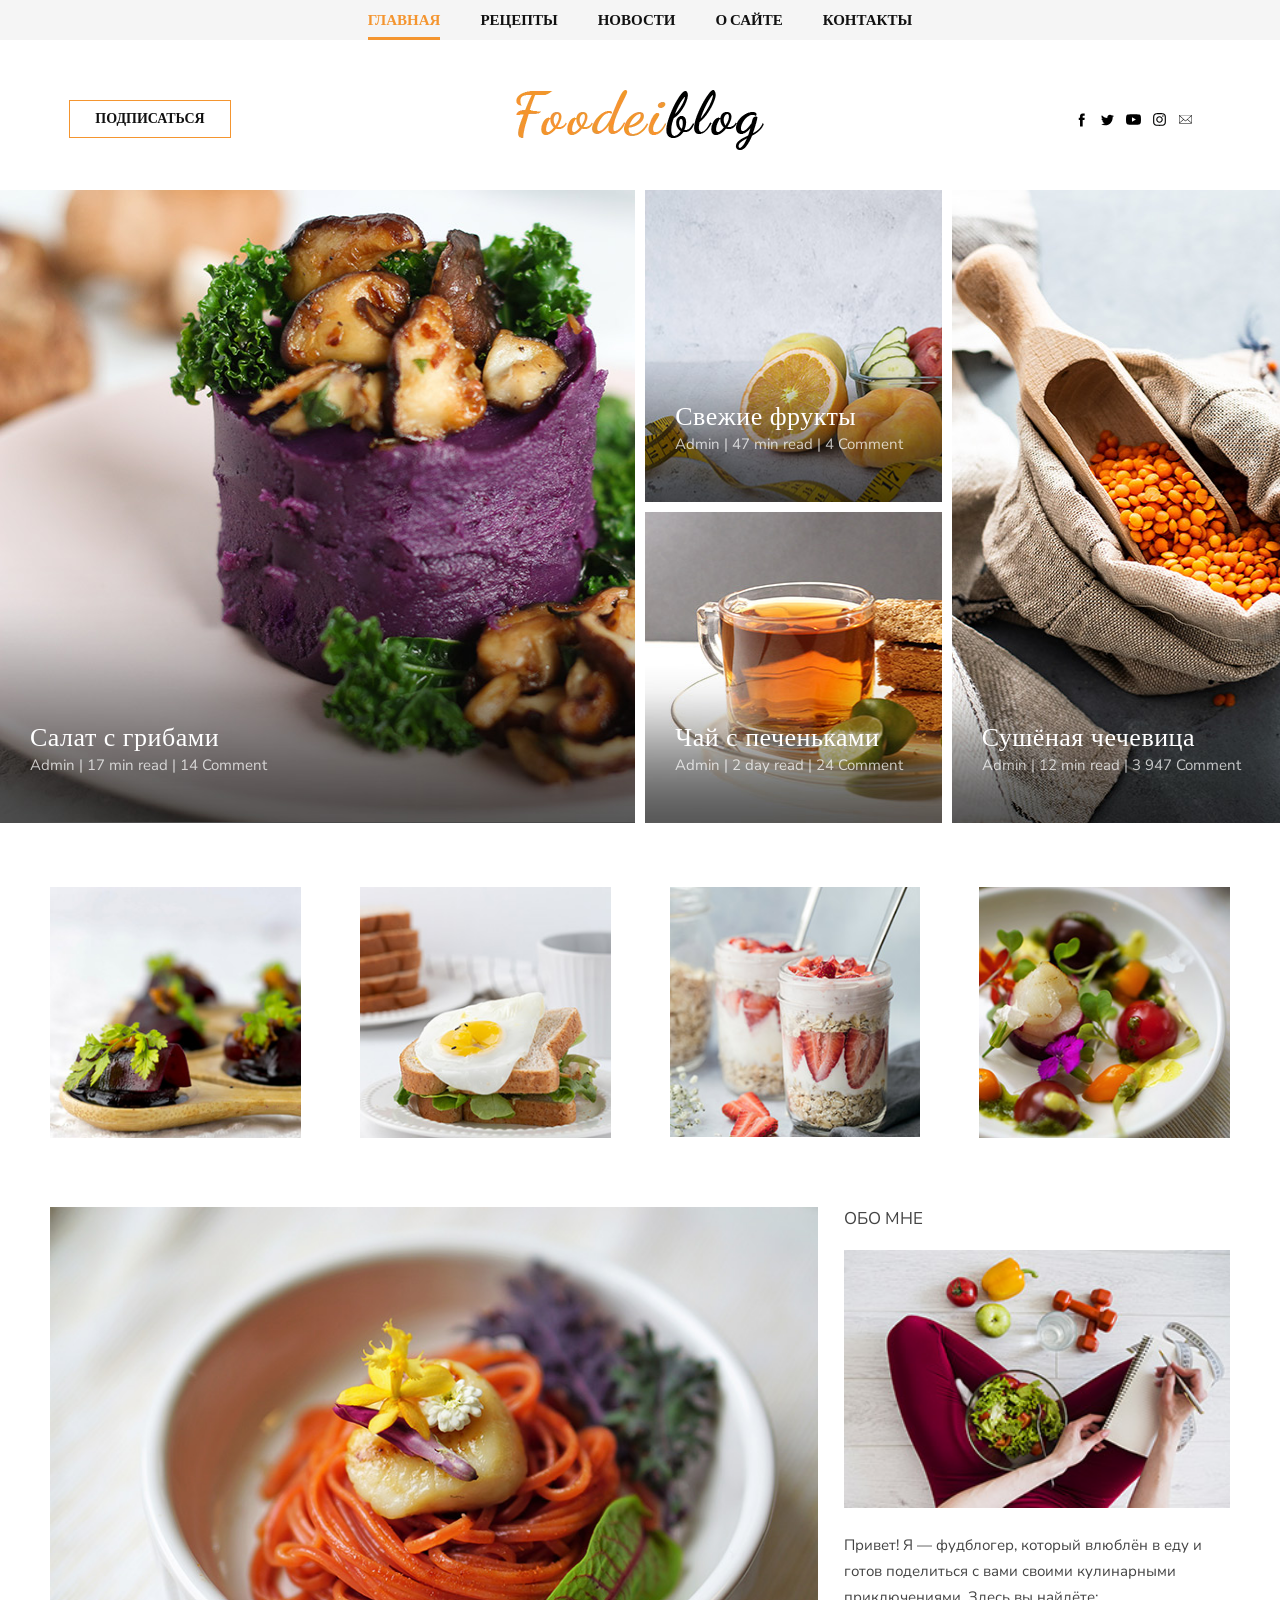
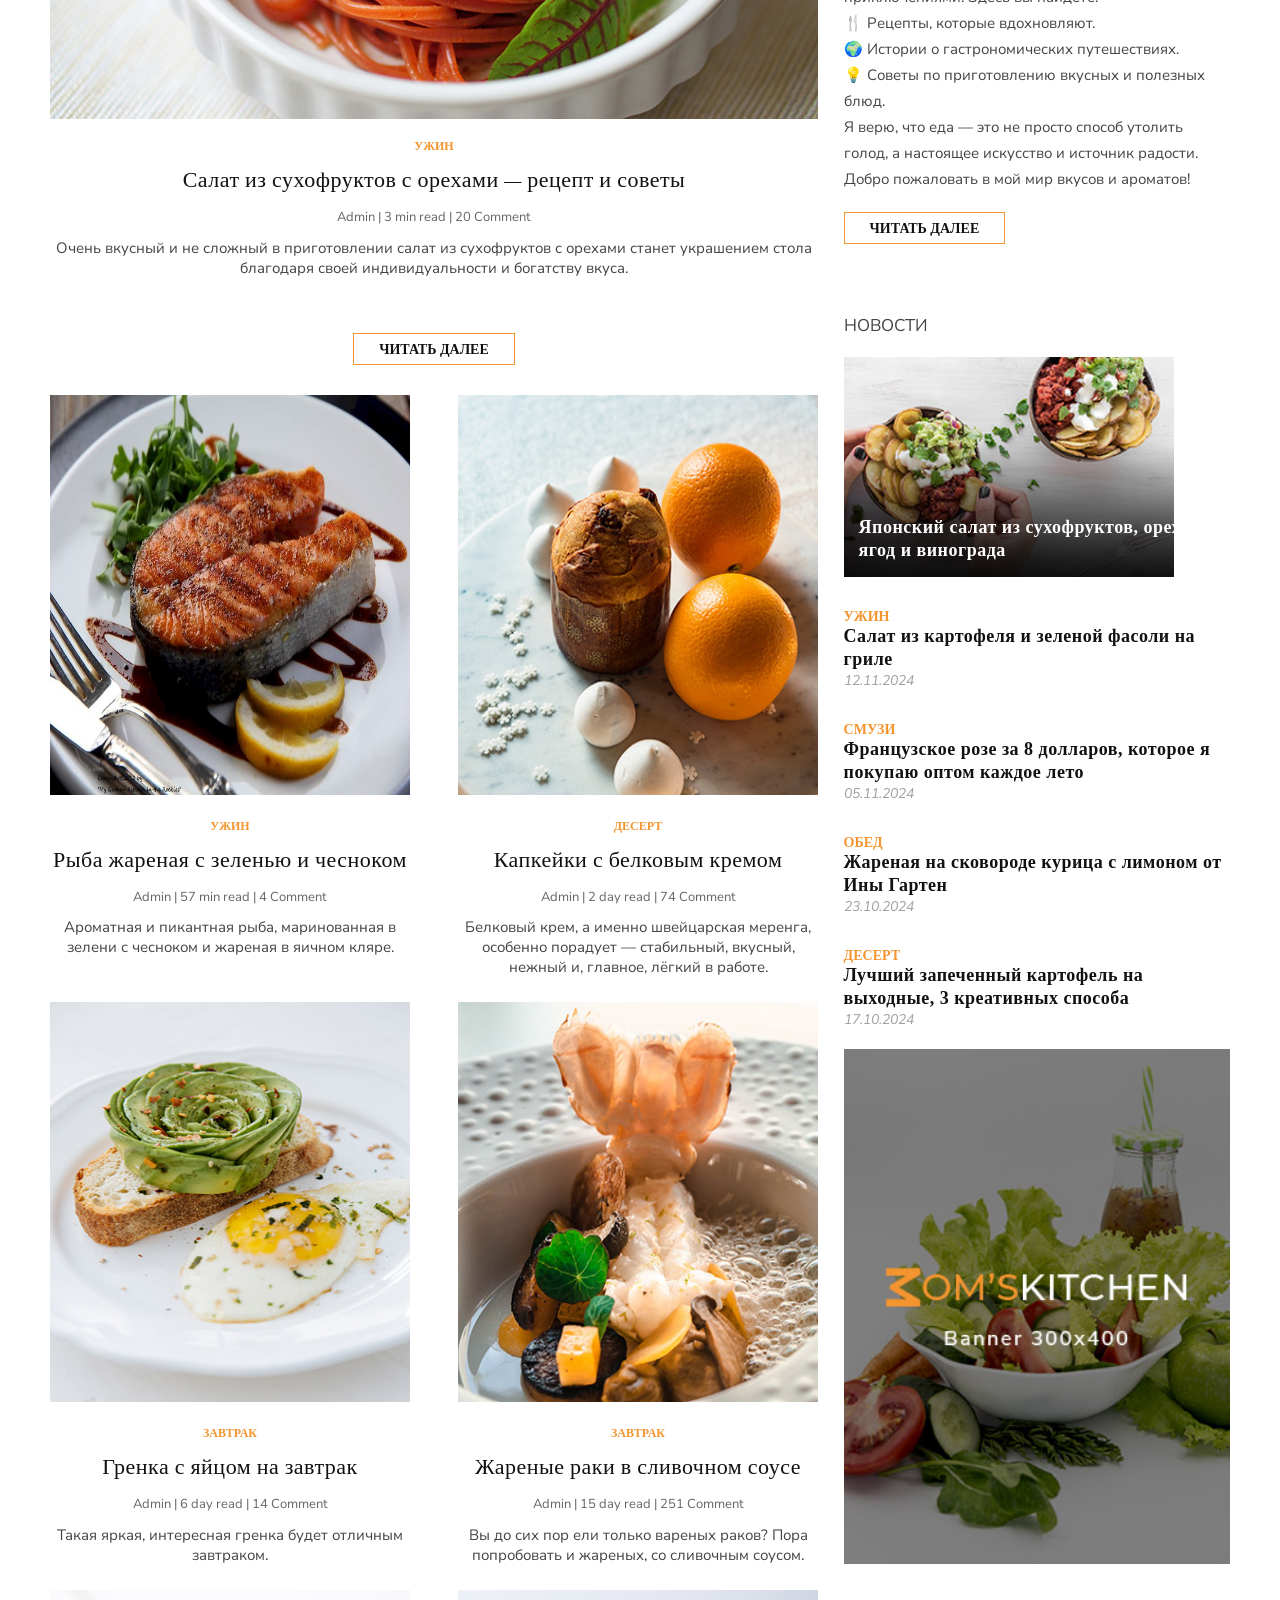
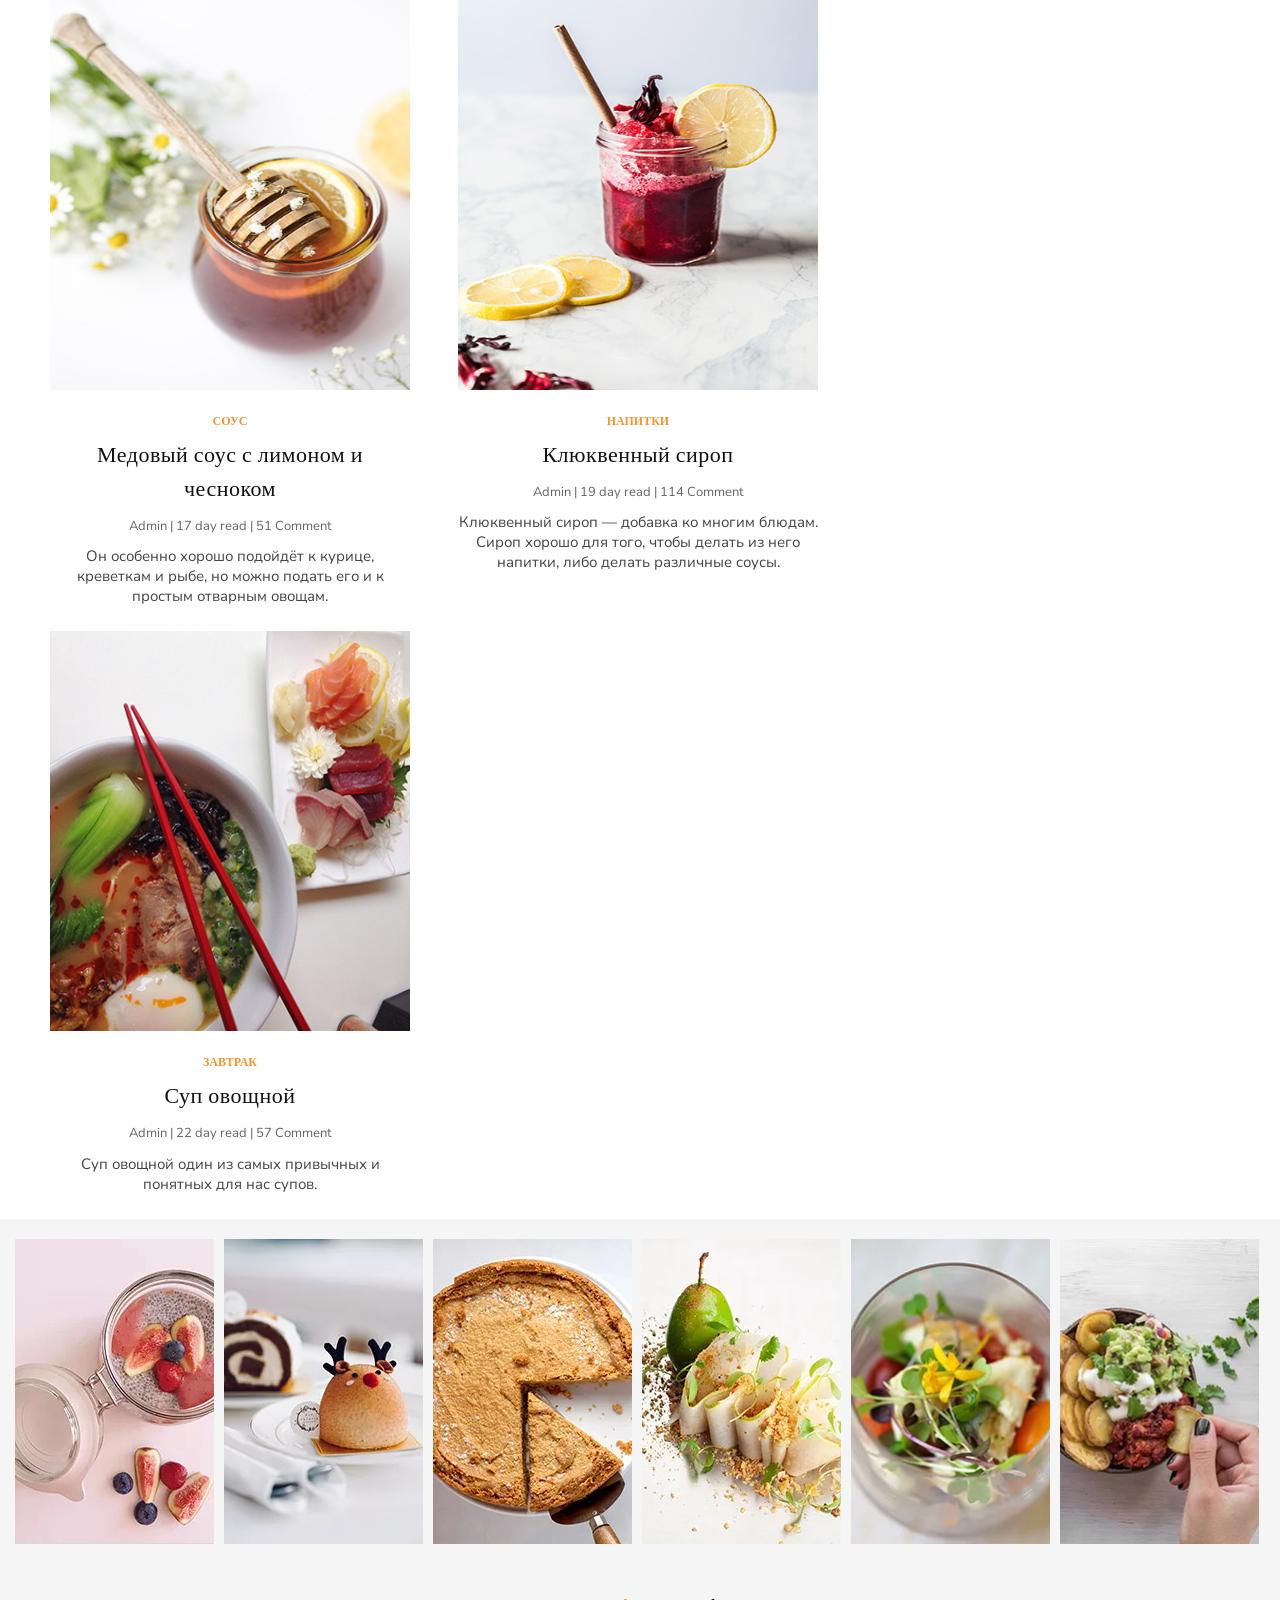
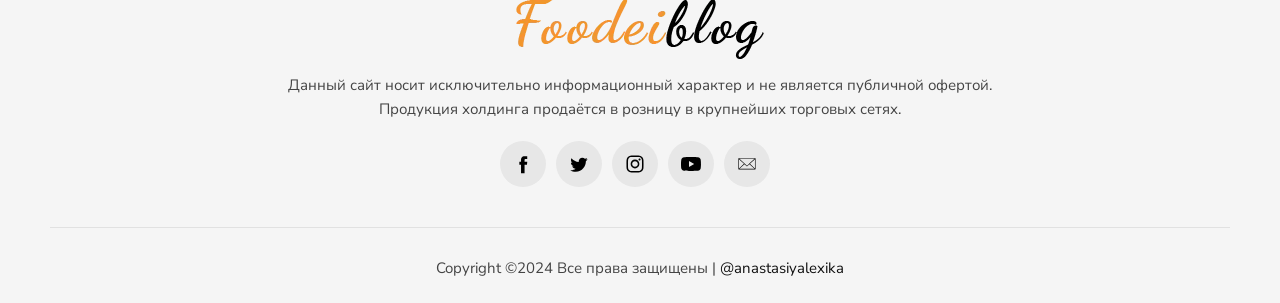
<file: index.html>
<!DOCTYPE html>
<html lang="en">
<head>
  <meta charset="UTF-8">
  <meta name="viewport" content="width=device-width, initial-scale=1.0">
  <meta http-equiv="X-UA-Compatible" content="ie=edge">
  <title>Foodeiblog</title>
  <link rel="icon" href="/images/favicon.ico"><!-- 32×32 -->
  <link rel="preconnect" href="https://fonts.googleapis.com">
  <link rel="preconnect" href="https://fonts.gstatic.com" crossorigin>
  <link href="https://fonts.googleapis.com/css2?family=Nunito+Sans:ital,opsz,wght@0,6..12,200..1000;1,6..12,200..1000&family=Unna:ital,wght@0,400;0,700;1,400;1,700&display=swap" rel="stylesheet">
  <link rel="stylesheet" href="css/slick.css">
  <link rel="stylesheet" href="css/style.css">
</head>
<body>

  <!--HEADER START-->
  <div class="wrapper">
    <header class="header">
      <div class="container__menu">
        <div class="container">
          <div class="header__inner">
            <nav class="menu">
              <button class="menu__btn"></button>
              <ul class="menu__list">
                <li class="menu__list-item">
                  <a href="#" class="menu__list-link menu__list-link--active">ГЛАВНАЯ</a>
                </li>
                <li class="menu__list-item">
                  <a href="recipe.html" class="menu__list-link">РЕЦЕПТЫ</a>
                </li>
                <li class="menu__list-item">
                  <a href="#" class="menu__list-link">НОВОСТИ</a>
                </li>
                <li class="menu__list-item">
                  <a href="about.html" class="menu__list-link">О САЙТЕ</a>
                </li>
                <li class="menu__list-item">
                  <a href="contacts.html" class="menu__list-link">КОНТАКТЫ</a>
                </li>
              </ul>
            </nav>
          </div>
        </div>  
      </div>
      <div class="container">
        <div class="header__inner-top">
          <div class="subscribe__inner">
            <div class="subscribe">
              <a href="#" class="subscribe__link">Подписаться</a>
            </div>
          </div>
          <div class="logo__inner">
            <a href="#" class="logo">
              <img src="images/logo.webp" alt="logo" class="logo__img">
            </a>
          </div>
          <div class="social__inner">
            <a href="#" class="facebook">
              <img src="images/social/facebook.svg" alt="facebook" class="social__img">
            </a>
            <a href="#" class="twitter">
              <img src="images/social/twitter.svg" alt="twitter" class="social__img">
            </a>
            <a href="#" class="youtube">
              <img src="images/social/youtube.svg" alt="youtube" class="social__img">
            </a>
            <a href="#" class="instagram">
              <img src="images/social/instagram.svg" alt="instagram" class="social__img">
            </a>
            <a href="#" class="mail">
              <img src="images/social/mail.svg" alt="mail" class="social__img">
            </a>
          </div>
        </div>
      </div>
    </header>
    <!--HEADER END-->

    <main class="main">
      <section class="top">
        <div class="top__slider">
          <div class="top__slider-left top__slider-img" style="background-image: url(images/top_slider/top-1.jpg);">
            <div class="top__slider-link-inner">
              <a href="#" class="top__slider-link">Салат с грибами</a> 
              <p class="top__slider-widget">Admin | 17 min read | 14 Comment</p> <br> 
            </div>           
          </div>
          <div class="top__slider-right">
            <div class="top__slider-right-left-inner">
              <div class="top__slider-right-left-top top__slider-img" style="background-image: url(images/top_slider/top-2.jpg);">
                <div class="top__slider-link-inner">
                  <a href="#" class="top__slider-link">Свежие фрукты</a> 
                  <p class="top__slider-widget">Admin | 47 min read | 4 Comment</p> <br> 
                </div> 
              </div>
              <div class="top__slider-right-left-bootom top__slider-img" style="background-image: url(images/top_slider/top-3.jpg);">
                <div class="top__slider-link-inner">
                  <a href="#" class="top__slider-link">Чай с печеньками</a> 
                  <p class="top__slider-widget">Admin | 2 day read | 24 Comment</p> <br> 
                </div> 
              </div>
            </div>
            <div class="top__slider-right-right top__slider-img" style="background-image: url(images/top_slider/top-4.jpg);">
              <div class="top__slider-link-inner">
                <a href="#" class="top__slider-link">Сушёная чечевица</a> 
                <p class="top__slider-widget">Admin | 12 min read | 3 947 Comment</p> <br> 
              </div> 
            </div>
          </div>
        </div>
      </section>
      <section class="categories">
        <div class="container">
          <div class="categories__item-inner">
            <div class="categories__item" style="background-image: url(images/home/categories-item/cat-1.jpg);"></div>
            <div class="categories__item" style="background-image: url(images/home/categories-item/cat-2.jpg);"></div>
            <div class="categories__item" style="background-image: url(images/home/categories-item/cat-3.jpg);"></div>
            <div class="categories__item" style="background-image: url(images/home/categories-item/cat-4.jpg);"></div>
          </div>
          <div class="categories__post-inner">
            <div class="categories__post">
              <div class="categories__post-main" style="background-image: url(images/home/categories-post/cp-1.jpg);"></div>
              <a href="#" class="categories__post-label">Ужин</a> <br>
              <a href="#" class="categories__post-link">Салат из сухофруктов с орехами &mdash; рецепт и советы</a> <br>
              <p class="categories__post-widget">Admin | 3 min read | 20 Comment</p> <br>
              <p class="categories__post-text">
                Очень вкусный и не сложный в приготовлении салат из сухофруктов с орехами станет украшением стола 
                благодаря своей индивидуальности и богатству вкуса.
              </p> <br>
              <a href="#" class="categories__post-btn">Читать далее</a>

              <div class="categories__row">
                <div class="categories__row-item">
                  <img src="images/home/categories-post/cp-2.jpg" alt="categories-post" class="categories__row-img">
                  <a href="#" class="categories__post-label">Ужин</a> <br>
                  <a href="#" class="categories__post-link">Рыба жареная с зеленью и чесноком</a> <br>
                  <p class="categories__post-widget">Admin | 57 min read | 4 Comment</p> <br>
                  <p class="categories__post-text">
                    Ароматная и пикантная рыба, маринованная в зелени с чесноком и жареная в яичном кляре.
                  </p> <br>
                </div>
                <div class="categories__row-item">
                  <img src="images/home/categories-post/cp-3.jpg" alt="categories-post" class="categories__row-img">
                  <a href="#" class="categories__post-label">Десерт</a> <br>
                  <a href="#" class="categories__post-link">Капкейки с белковым кремом</a> <br>
                  <p class="categories__post-widget">Admin | 2 day read | 74 Comment</p> <br>
                  <p class="categories__post-text">
                    Белковый крем, а именно швейцарская меренга, особенно порадует &mdash; стабильный, вкусный, нежный и, главное, лёгкий в работе.
                  </p> <br>
                </div>
                <div class="categories__row-item">
                  <img src="images/home/categories-post/cp-4.jpg" alt="categories-post" class="categories__row-img">
                  <a href="#" class="categories__post-label">Завтрак</a> <br>
                  <a href="#" class="categories__post-link">Гренка с яйцом на завтрак</a> <br>
                  <p class="categories__post-widget">Admin | 6 day read | 14 Comment</p> <br>
                  <p class="categories__post-text">
                    Такая яркая, интересная гренка будет отличным завтраком.
                  </p> <br>
                </div>
                <div class="categories__row-item">
                  <img src="images/home/categories-post/cp-5.jpg" alt="categories-post" class="categories__row-img">
                  <a href="#" class="categories__post-label">Завтрак</a> <br>
                  <a href="#" class="categories__post-link">Жареные раки в сливочном соусе</a> <br>
                  <p class="categories__post-widget">Admin | 15 day read | 251 Comment</p> <br>
                  <p class="categories__post-text">
                    Вы до сих пор ели только вареных раков? Пора попробовать и жареных, со сливочным соусом.
                  </p> <br>
                </div>
                <div class="categories__row-item">
                  <img src="images/home/categories-post/cp-6.jpg" alt="categories-post" class="categories__row-img">
                  <a href="#" class="categories__post-label">Соус</a> <br>
                  <a href="#" class="categories__post-link">Медовый соус с лимоном и чесноком</a> <br>
                  <p class="categories__post-widget">Admin | 17 day read | 51 Comment</p> <br>
                  <p class="categories__post-text">
                    Он особенно хорошо подойдёт к курице, креветкам и рыбе, но можно подать его и к простым отварным овощам.
                  </p> <br>
                </div>
                <div class="categories__row-item">
                  <img src="images/home/categories-post/cp-7.jpg" alt="categories-post" class="categories__row-img">
                  <a href="#" class="categories__post-label">Напитки</a> <br>
                  <a href="#" class="categories__post-link">Клюквенный сироп</a> <br>
                  <p class="categories__post-widget">Admin | 19 day read | 114 Comment</p> <br>
                  <p class="categories__post-text">
                    Клюквенный сироп &mdash; добавка ко многим блюдам. Сироп хорошо для того, чтобы делать из него напитки, либо делать различные соусы.
                  </p> <br>
                </div>
                <div class="categories__row-item">
                  <img src="images/home/categories-post/cp-8.jpg" alt="categories-post" class="categories__row-img">
                  <a href="#" class="categories__post-label">Завтрак</a> <br>
                  <a href="#" class="categories__post-link">Суп овощной</a> <br>
                  <p class="categories__post-widget">Admin | 22 day read | 57 Comment</p> <br>
                  <p class="categories__post-text">
                    Суп овощной один из самых привычных и понятных для нас супов.
                  </p> <br>
                </div>
              </div>
            </div>
            <div class="categories__sidebar">
              <div class="sidebar__about">
                <h3 class="sidebar__about-title sidebar__title">Обо мне</h3>
                <img src="images/home/sidebar/humberger-about.jpg" alt="humberger-about" class="sidebar__about-img sidebar__img">
                <p class="sidebar__about-text">
                  Привет! Я — фудблогер, который влюблён в еду и готов поделиться с вами своими кулинарными приключениями. Здесь вы найдёте:<br>
                  🍴 Рецепты, которые вдохновляют.<br>
                  🌍 Истории о гастрономических путешествиях.<br>
                  💡 Советы по приготовлению вкусных и полезных блюд.<br>
                  Я верю, что еда — это не просто способ утолить голод, а настоящее искусство и источник радости. Добро пожаловать в мой мир вкусов и ароматов!
                </p>
                <a href="#" class="sidebar__about-btn">Читать далее</a>
              </div>
              <div class="sidebar__posts">
                <h3 class="sidebar__posts-title sidebar__title">Новости</h3>
                <div class="sidebar__posts-img sidebar__img" style="background-image: url(images/home/sidebar/feature-post.jpg);">
                  <a href="#" class="sidebar__posts-link">Японский салат из сухофруктов, орехов, ягод и винограда</a>
                </div>
                <div class="sidebar__posts-item">
                  <a href="#" class="sidebar__posts-item-title">Ужин</a> <br>
                  <a href="#" class="sidebar__posts-item-text">Салат из картофеля и зеленой фасоли на гриле</a>
                  <p class="sidebar__posts-item-description">12.11.2024</p>
                </div>
                <div class="sidebar__posts-item">
                  <a href="#" class="sidebar__posts-item-title">Смузи</a> <br>
                  <a href="#" class="sidebar__posts-item-text">Французское розе за 8 долларов, которое я покупаю оптом каждое лето</a>
                  <p class="sidebar__posts-item-description">05.11.2024</p>
                </div>
                <div class="sidebar__posts-item">
                  <a href="#" class="sidebar__posts-item-title">Обед</a> <br>
                  <a href="#" class="sidebar__posts-item-text">Жареная на сковороде курица с лимоном от Ины Гартен</a>
                  <p class="sidebar__posts-item-description">23.10.2024</p>
                </div>
                <div class="sidebar__posts-item">
                  <a href="#" class="sidebar__posts-item-title">Десерт</a> <br>
                  <a href="#" class="sidebar__posts-item-text">Лучший запеченный картофель на выходные, 3 креативных способа</a>
                  <p class="sidebar__posts-item-description">17.10.2024</p>
                </div>
              </div>
              <div class="sidebar__banner">
                <img src="images/home/sidebar/banner.jpg" alt="sidebar-banner" class="sidebar__banner-img sidebar__img">
              </div>
            </div>
          </div>
        </div>
      </section>
    </main>

    <!--FOOTER START-->
    <footer class="footer">
      <div class="container__top">
        <section class="footer__slider">
          <div class="slider__inner-footer">
            <div class="slider__item-footer">
              <a href="#" class="slider__item-link">
                <img src="images/footer_slider/slider-1.jpg" alt="slider-1" class="slider__images-footer">  
              </a>
            </div>
            <div class="slider__item-footer">
              <a href="#" class="slider__item-link">
                <img src="images/footer_slider/slider-2.jpg" alt="slider-2" class="slider__images-footer">  
              </a>
            </div>
            <div class="slider__item-footer">
              <a href="#" class="slider__item-link">
                <img src="images/footer_slider/slider-3.jpg" alt="slider-3" class="slider__images-footer">  
              </a>
            </div>
            <div class="slider__item-footer">
              <a href="#" class="slider__item-link">
                <img src="images/footer_slider/slider-4.jpg" alt="slider-4" class="slider__images-footer">  
              </a>
            </div>
            <div class="slider__item-footer">
              <a href="#" class="slider__item-link">
                <img src="images/footer_slider/slider-5.jpg" alt="slider-5" class="slider__images-footer">
              </a>
            </div>
            <div class="slider__item-footer">
              <a href="#" class="slider__item-link">
                <img src="images/footer_slider/slider-6.jpg" alt="slider-6" class="slider__images-footer">  
              </a>
            </div>
            <div class="slider__item-footer">
              <a href="#" class="slider__item-link">
                <img src="images/footer_slider/slider-1.jpg" alt="slider-7" class="slider__images-footer">  
              </a>
            </div>
            <div class="slider__item-footer">
              <a href="#" class="slider__item-link">
                <img src="images/footer_slider/slider-2.jpg" alt="slider-8" class="slider__images-footer">  
              </a>
            </div>
            <div class="slider__item-footer">
              <a href="#" class="slider__item-link">
                <img src="images/footer_slider/slider-3.jpg" alt="slider-9" class="slider__images-footer">  
              </a>
            </div>
          </div>
        </section>
      </div>
      <div class="container">
        <div class="logo-footer__inner">
          <a href="#" class="logo-footer">
            <img src="images/logo.webp" alt="logo-footer" class="logo-footer__img">
          </a>
        </div>
        <div class="title-footer__inner">
          <p class="title-footer">
            Данный сайт носит исключительно информационный характер и не является публичной офертой. <br>
            Продукция холдинга продаётся в розницу в крупнейших торговых сетях.
          </p>
        </div>
        <div class="social-footer__inner">
          <a href="#" class="social-footer">
            <div class="social-footer__wrap-img">
              <img src="images/social/facebook.svg" alt="facebook" class="social-footer__img">
            </div>
          </a>
          <a href="#" class="social-footer">
            <div class="social-footer__wrap-img">
              <img src="images/social/twitter.svg" alt="twitter" class="social-footer__img">
            </div>
          </a>
          <a href="#" class="social-footer">
            <div class="social-footer__wrap-img">
              <img src="images/social/instagram.svg" alt="instagram" class="social-footer__img">
            </div>
          </a>
          <a href="#" class="social-footer">
            <div class="social-footer__wrap-img">
              <img src="images/social/youtube.svg" alt="youtube" class="social-footer__img">
            </div>
          </a>
          <a href="#" class="social-footer">
            <div class="social-footer__wrap-img">
              <img src="images/social/mail.svg" alt="mail" class="social-footer__img">
            </div>
          </a>
        </div>
        <div class="copyright-footer__inner">
          <p class="copyright-footer__title">
            Copyright &copy;2024 Все права защищены | <a href="https://t.me/anastasiyalexika" class="telegram__link">@anastasiyalexika</a>
          </p> 
        </div>
      </div>  
    </footer>
    <!--FOOTER END-->
  </div>
  
  <script src="js/jquery-3.6.0.min.js"></script>
  <script src="js/slick.min.js"></script>
  <script src="js/main.js"></script>
</body>
</html>
</file>
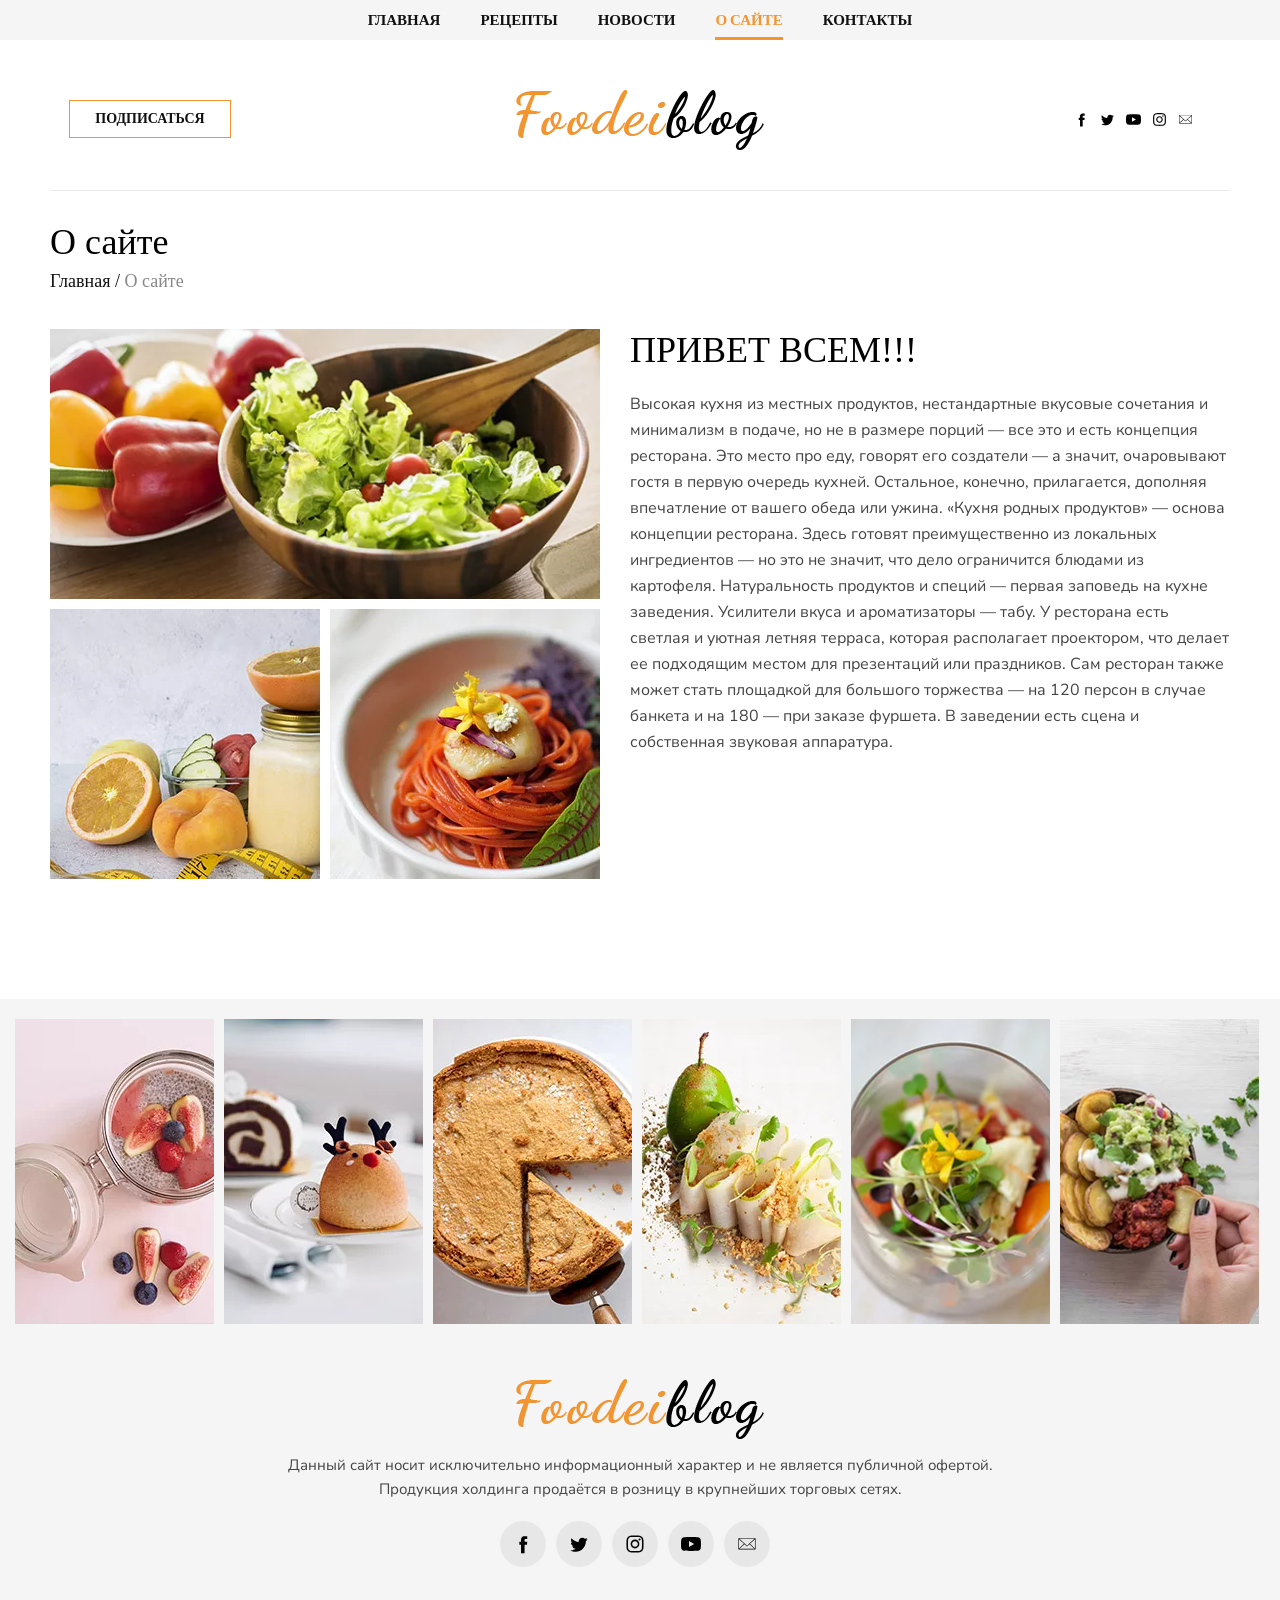
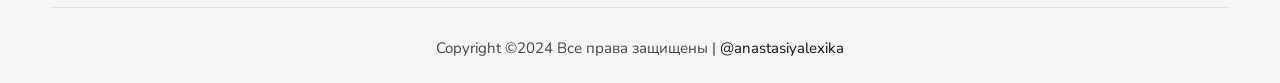
<file: about.html>
<!DOCTYPE html>
<html lang="en">
<head>
  <meta charset="UTF-8">
  <meta name="viewport" content="width=device-width, initial-scale=1.0">
  <meta http-equiv="X-UA-Compatible" content="ie=edge">
  <title>Foodeiblog</title>
  <link rel="icon" href="/images/favicon.ico"><!-- 32×32 -->
  <link rel="preconnect" href="https://fonts.googleapis.com">
  <link rel="preconnect" href="https://fonts.gstatic.com" crossorigin>
  <link href="https://fonts.googleapis.com/css2?family=Nunito+Sans:ital,opsz,wght@0,6..12,200..1000;1,6..12,200..1000&family=Unna:ital,wght@0,400;0,700;1,400;1,700&display=swap" rel="stylesheet">
  <link rel="stylesheet" href="css/slick.css">
  <link rel="stylesheet" href="css/style.css">
</head>
<body>

  <!--HEADER START-->
  <div class="wrapper">
    <header class="header">
      <div class="container__menu">
        <div class="container">
          <div class="header__inner">
            <nav class="menu">
              <button class="menu__btn"></button>
              <ul class="menu__list">
                <li class="menu__list-item">
                  <a href="index.html" class="menu__list-link">ГЛАВНАЯ</a>
                </li>
                <li class="menu__list-item">
                  <a href="recipe.html" class="menu__list-link">РЕЦЕПТЫ</a>
                </li>
                <li class="menu__list-item">
                  <a href="#" class="menu__list-link">НОВОСТИ</a>
                </li>
                <li class="menu__list-item">
                  <a href="#" class="menu__list-link menu__list-link--active">О САЙТЕ</a>
                </li>
                <li class="menu__list-item">
                  <a href="contacts.html" class="menu__list-link">КОНТАКТЫ</a>
                </li>
              </ul>
            </nav>
          </div>
        </div>  
      </div>
      <div class="container">
        <div class="header__inner-top">
          <div class="subscribe__inner">
            <div class="subscribe">
              <a href="#" class="subscribe__link">Подписаться</a>
            </div>
          </div>
          <div class="logo__inner">
            <a href="#" class="logo">
              <img src="images/logo.webp" alt="logo" class="logo__img">
            </a>
          </div>
          <div class="social__inner">
            <a href="#" class="facebook">
              <img src="images/social/facebook.svg" alt="facebook" class="social__img">
            </a>
            <a href="#" class="twitter">
              <img src="images/social/twitter.svg" alt="twitter" class="social__img">
            </a>
            <a href="#" class="youtube">
              <img src="images/social/youtube.svg" alt="youtube" class="social__img">
            </a>
            <a href="#" class="instagram">
              <img src="images/social/instagram.svg" alt="instagram" class="social__img">
            </a>
            <a href="#" class="mail">
              <img src="images/social/mail.svg" alt="mail" class="social__img">
            </a>
          </div>
        </div>
      </div>
    </header>
    <!--HEADER END-->

    <main class="main">
    <section class="about">
      <div class="container">
        <div class="crumbs__title-inner">
          <h2 class="crumbs__title">О сайте</h2>
          <a href="index.html" class="crumbs">
            Главная
          </a>
          <span class="crumbs__current">О сайте</span>
        </div>  
        <div class="about__inner">
          <div class="about__left">
            <div class="about__img-top" style="background-image: url(images/about/about-1.webp);"></div>
            <div class="about__img-bottom-inner">
              <div class="about__img-bottom-left about__img-bottom" style="background-image: url(images/about/about-2.webp);"></div>
              <div class="about__img-bottom-right about__img-bottom" style="background-image: url(images/about/about-3.webp);"></div>
            </div>
          </div>
          <div class="about__right">
            <h2 class="about__right-title">Привет всем!!!</h2>
            <p class="about__right-text">
              Высокая кухня из местных продуктов, нестандартные вкусовые сочетания и 
              минимализм в подаче, но не в размере порций &mdash; все это и есть концепция 
              ресторана. Это место про еду, говорят его создатели &mdash; а значит, очаровывают 
              гостя в первую очередь кухней. Остальное, конечно, прилагается, дополняя 
              впечатление от вашего обеда или ужина. «Кухня родных продуктов» &mdash; основа 
              концепции ресторана. Здесь готовят преимущественно из локальных ингредиентов 
              &mdash; но это не значит, что дело ограничится блюдами из картофеля. Натуральность 
              продуктов и специй &mdash; первая заповедь на кухне заведения. Усилители вкуса и 
              ароматизаторы &mdash; табу. У ресторана есть светлая и уютная летняя терраса, которая
              располагает проектором, что делает ее подходящим местом для презентаций или 
              праздников. Сам ресторан также может стать площадкой для большого торжества &mdash; 
              на 120 персон в случае банкета и на 180 &mdash; при заказе фуршета. В заведении есть 
              сцена и собственная звуковая аппаратура.
            </p>
          </div>
        </div>



      </div>
    </section>



    </main>

    <!--FOOTER START-->
    <footer class="footer">
      <div class="container__top">
        <section class="footer__slider">
          <div class="slider__inner-footer">
            <div class="slider__item-footer">
              <a href="#" class="slider__item-link">
                <img src="images/footer_slider/slider-1.jpg" alt="slider-1" class="slider__images-footer">  
              </a>
            </div>
            <div class="slider__item-footer">
              <a href="#" class="slider__item-link">
                <img src="images/footer_slider/slider-2.jpg" alt="slider-2" class="slider__images-footer">  
              </a>
            </div>
            <div class="slider__item-footer">
              <a href="#" class="slider__item-link">
                <img src="images/footer_slider/slider-3.jpg" alt="slider-3" class="slider__images-footer">  
              </a>
            </div>
            <div class="slider__item-footer">
              <a href="#" class="slider__item-link">
                <img src="images/footer_slider/slider-4.jpg" alt="slider-4" class="slider__images-footer">  
              </a>
            </div>
            <div class="slider__item-footer">
              <a href="#" class="slider__item-link">
                <img src="images/footer_slider/slider-5.jpg" alt="slider-5" class="slider__images-footer">
              </a>
            </div>
            <div class="slider__item-footer">
              <a href="#" class="slider__item-link">
                <img src="images/footer_slider/slider-6.jpg" alt="slider-6" class="slider__images-footer">  
              </a>
            </div>
            <div class="slider__item-footer">
              <a href="#" class="slider__item-link">
                <img src="images/footer_slider/slider-1.jpg" alt="slider-7" class="slider__images-footer">  
              </a>
            </div>
            <div class="slider__item-footer">
              <a href="#" class="slider__item-link">
                <img src="images/footer_slider/slider-2.jpg" alt="slider-8" class="slider__images-footer">  
              </a>
            </div>
            <div class="slider__item-footer">
              <a href="#" class="slider__item-link">
                <img src="images/footer_slider/slider-3.jpg" alt="slider-9" class="slider__images-footer">  
              </a>
            </div>
          </div>
        </section>
      </div>
      <div class="container">
        <div class="logo-footer__inner">
          <a href="#" class="logo-footer">
            <img src="images/logo.webp" alt="logo-footer" class="logo-footer__img">
          </a>
        </div>
        <div class="title-footer__inner">
          <p class="title-footer">
            Данный сайт носит исключительно информационный характер и не является публичной офертой. <br>
            Продукция холдинга продаётся в розницу в крупнейших торговых сетях.
          </p>
        </div>
        <div class="social-footer__inner">
          <a href="#" class="social-footer">
            <div class="social-footer__wrap-img">
              <img src="images/social/facebook.svg" alt="facebook" class="social-footer__img">
            </div>
          </a>
          <a href="#" class="social-footer">
            <div class="social-footer__wrap-img">
              <img src="images/social/twitter.svg" alt="twitter" class="social-footer__img">
            </div>
          </a>
          <a href="#" class="social-footer">
            <div class="social-footer__wrap-img">
              <img src="images/social/instagram.svg" alt="instagram" class="social-footer__img">
            </div>
          </a>
          <a href="#" class="social-footer">
            <div class="social-footer__wrap-img">
              <img src="images/social/youtube.svg" alt="youtube" class="social-footer__img">
            </div>
          </a>
          <a href="#" class="social-footer">
            <div class="social-footer__wrap-img">
              <img src="images/social/mail.svg" alt="mail" class="social-footer__img">
            </div>
          </a>
        </div>
        <div class="copyright-footer__inner">
          <p class="copyright-footer__title">
            Copyright &copy;2024 Все права защищены | <a href="https://t.me/anastasiyalexika" class="telegram__link">@anastasiyalexika</a>
          </p> 
        </div>
      </div>  
    </footer>
    <!--FOOTER END-->
  </div>
  
  <script src="js/jquery-3.6.0.min.js"></script>
  <script src="js/slick.min.js"></script>
  <script src="js/main.js"></script>
</body>
</html>
</file>
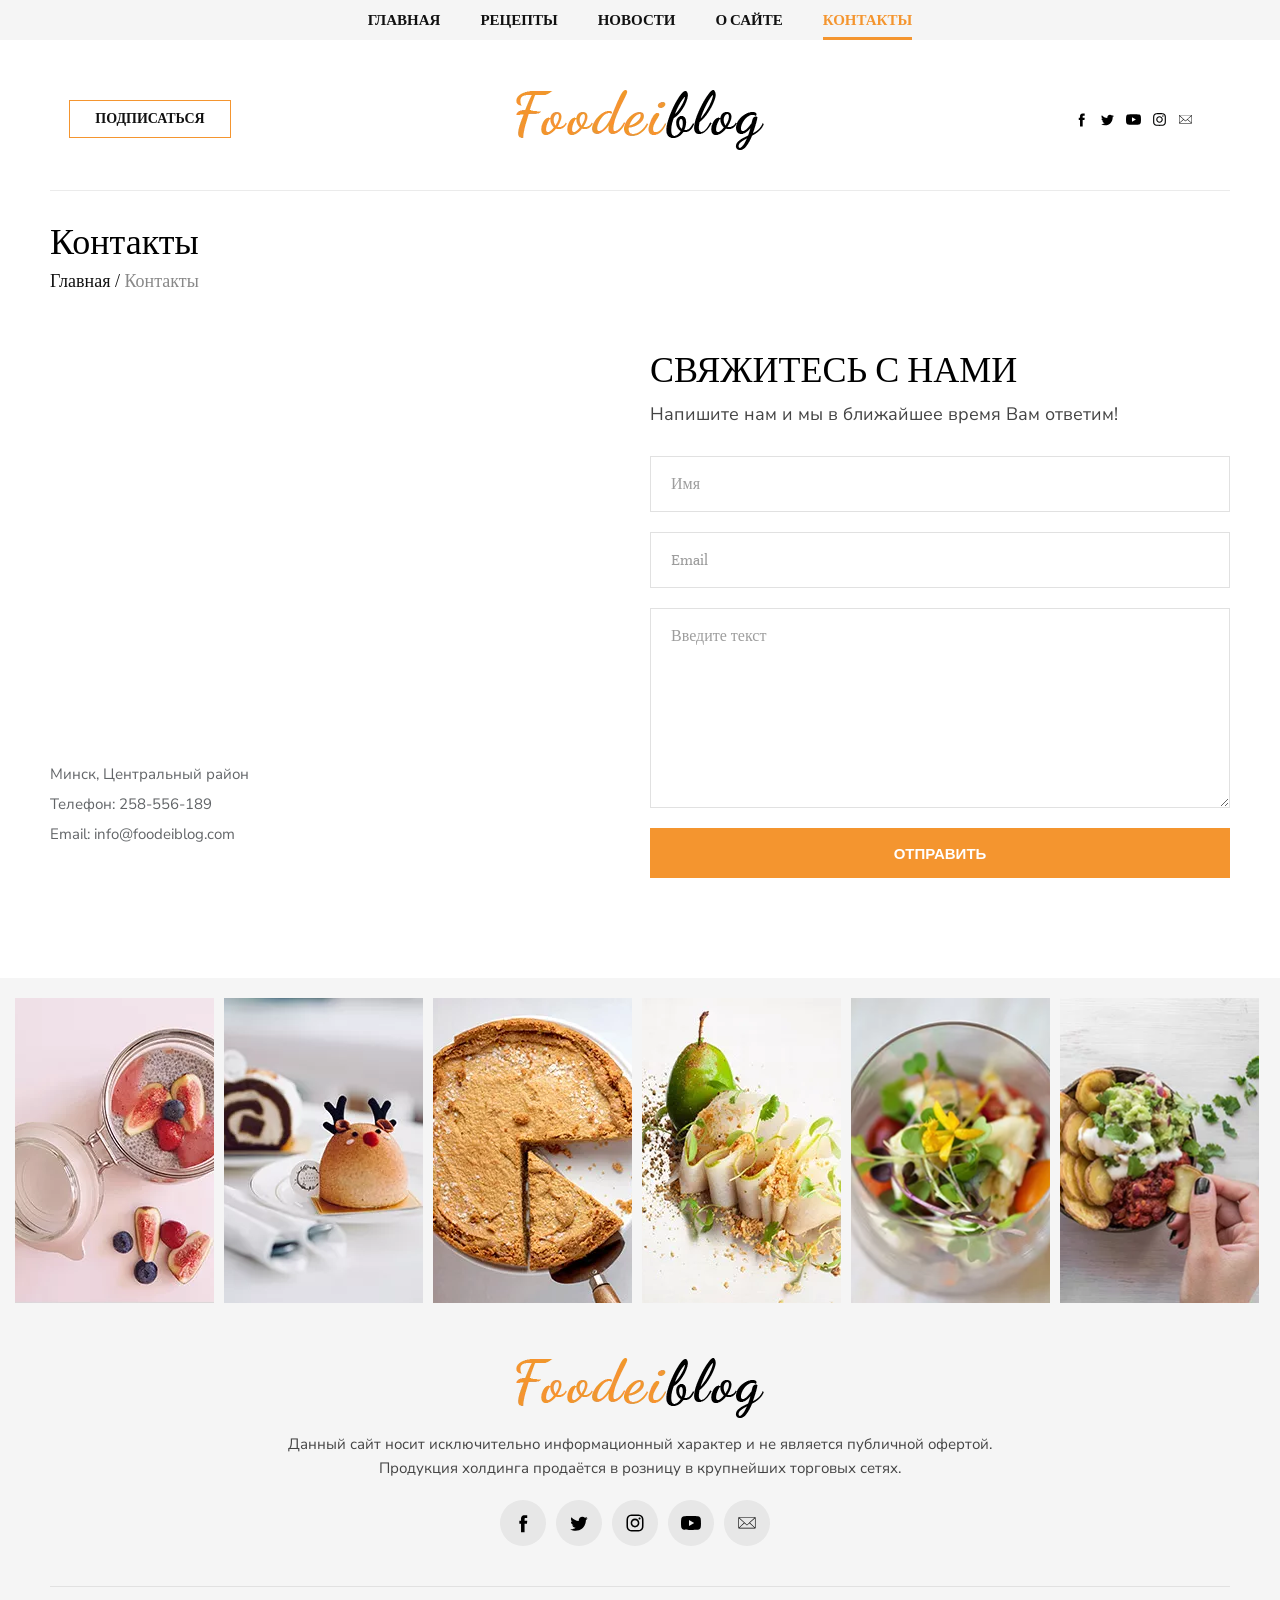
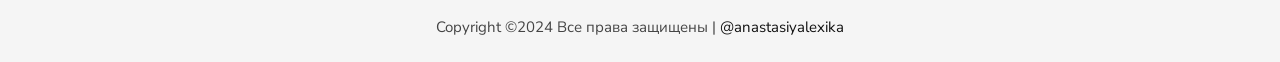
<file: contacts.html>
<!DOCTYPE html>
<html lang="en">
<head>
  <meta charset="UTF-8">
  <meta name="viewport" content="width=device-width, initial-scale=1.0">
  <meta http-equiv="X-UA-Compatible" content="ie=edge">
  <title>Foodeiblog</title>
  <link rel="icon" href="/images/favicon.ico"><!-- 32×32 -->
  <link rel="preconnect" href="https://fonts.googleapis.com">
  <link rel="preconnect" href="https://fonts.gstatic.com" crossorigin>
  <link href="https://fonts.googleapis.com/css2?family=Nunito+Sans:ital,opsz,wght@0,6..12,200..1000;1,6..12,200..1000&family=Unna:ital,wght@0,400;0,700;1,400;1,700&display=swap" rel="stylesheet">
  <link rel="stylesheet" href="css/slick.css">
  <link rel="stylesheet" href="css/style.css">
</head>
<body>

  <!--HEADER START-->
  <div class="wrapper">
    <header class="header">
      <div class="container__menu">
        <div class="container">
          <div class="header__inner">
            <nav class="menu">
              <button class="menu__btn"></button>
              <ul class="menu__list">
                <li class="menu__list-item">
                  <a href="index.html" class="menu__list-link">ГЛАВНАЯ</a>
                </li>
                <li class="menu__list-item">
                  <a href="recipe.html" class="menu__list-link">РЕЦЕПТЫ</a>
                </li>
                <li class="menu__list-item">
                  <a href="#" class="menu__list-link">НОВОСТИ</a>
                </li>
                <li class="menu__list-item">
                  <a href="about.html" class="menu__list-link">О САЙТЕ</a>
                </li>
                <li class="menu__list-item">
                  <a href="#" class="menu__list-link menu__list-link--active">КОНТАКТЫ</a>
                </li>
              </ul>
            </nav>
          </div>
        </div>  
      </div>
      <div class="container">
        <div class="header__inner-top">
          <div class="subscribe__inner">
            <div class="subscribe">
              <a href="#" class="subscribe__link">Подписаться</a>
            </div>
          </div>
          <div class="logo__inner">
            <a href="#" class="logo">
              <img src="images/logo.webp" alt="logo" class="logo__img">
            </a>
          </div>
          <div class="social__inner">
            <a href="#" class="facebook">
              <img src="images/social/facebook.svg" alt="facebook" class="social__img">
            </a>
            <a href="#" class="twitter">
              <img src="images/social/twitter.svg" alt="twitter" class="social__img">
            </a>
            <a href="#" class="youtube">
              <img src="images/social/youtube.svg" alt="youtube" class="social__img">
            </a>
            <a href="#" class="instagram">
              <img src="images/social/instagram.svg" alt="instagram" class="social__img">
            </a>
            <a href="#" class="mail">
              <img src="images/social/mail.svg" alt="mail" class="social__img">
            </a>
          </div>
        </div>
      </div>
    </header>
    <!--HEADER END-->

    <main class="main">
      <section class="contacts">
        <div class="container">
          <div class="crumbs__title-inner">
            <h2 class="crumbs__title">Контакты</h2>
            <a href="index.html" class="crumbs">
              Главная
            </a>
            <span class="crumbs__current">Контакты</span>
          </div>

          <div class="contacts__inner">
            <div class="map__inner">
              <div class="contacts__map">
                <script type="text/javascript" charset="utf-8" async src="https://api-maps.yandex.ru/services/constructor/1.0/js/?um=constructor%3Ae32d069810cad7d952ca7dc02d83ad8a0c403e6255f787239ce61130f6492a53&amp;lang=ru_RU&amp;scroll=true"></script>            
              </div> 
              <div class="contacts__text-inner">
                <p class="contacts__text">Минск, Центральный район</p>
                <p class="contacts__text">Телефон: 258-556-189</p>
                <p class="contacts__text">Email: info@foodeiblog.com</p>
              </div> 
            </div>         
            <div class="contacts__form">
              <h2 class="section-title">свяжитесь с нами</h2>
              <p class="section__title-text">
                Напишите нам и мы в ближайшее время Вам ответим!
              </p>
              <form action="#" class="form">
                <input type="text" class="form__input" placeholder="Имя">
                <input type="email" class="form__input" placeholder="Email">
                <textarea class="form__textarea" placeholder="Введите текст"></textarea>
                <button class="form__btn" type="submit">ОТПРАВИТЬ</button>
              </form>  
            </div>
          </div>    
        </div>
      </section>
    </main>

    <!--FOOTER START-->
    <footer class="footer">
      <div class="container__top">
        <section class="footer__slider">
          <div class="slider__inner-footer">
            <div class="slider__item-footer">
              <a href="#" class="slider__item-link">
                <img src="images/footer_slider/slider-1.jpg" alt="slider-1" class="slider__images-footer">  
              </a>
            </div>
            <div class="slider__item-footer">
              <a href="#" class="slider__item-link">
                <img src="images/footer_slider/slider-2.jpg" alt="slider-2" class="slider__images-footer">  
              </a>
            </div>
            <div class="slider__item-footer">
              <a href="#" class="slider__item-link">
                <img src="images/footer_slider/slider-3.jpg" alt="slider-3" class="slider__images-footer">  
              </a>
            </div>
            <div class="slider__item-footer">
              <a href="#" class="slider__item-link">
                <img src="images/footer_slider/slider-4.jpg" alt="slider-4" class="slider__images-footer">  
              </a>
            </div>
            <div class="slider__item-footer">
              <a href="#" class="slider__item-link">
                <img src="images/footer_slider/slider-5.jpg" alt="slider-5" class="slider__images-footer">
              </a>
            </div>
            <div class="slider__item-footer">
              <a href="#" class="slider__item-link">
                <img src="images/footer_slider/slider-6.jpg" alt="slider-6" class="slider__images-footer">  
              </a>
            </div>
            <div class="slider__item-footer">
              <a href="#" class="slider__item-link">
                <img src="images/footer_slider/slider-1.jpg" alt="slider-7" class="slider__images-footer">  
              </a>
            </div>
            <div class="slider__item-footer">
              <a href="#" class="slider__item-link">
                <img src="images/footer_slider/slider-2.jpg" alt="slider-8" class="slider__images-footer">  
              </a>
            </div>
            <div class="slider__item-footer">
              <a href="#" class="slider__item-link">
                <img src="images/footer_slider/slider-3.jpg" alt="slider-9" class="slider__images-footer">  
              </a>
            </div>
          </div>
        </section>
      </div>
      <div class="container">
        <div class="logo-footer__inner">
          <a href="#" class="logo-footer">
            <img src="images/logo.webp" alt="logo-footer" class="logo-footer__img">
          </a>
        </div>
        <div class="title-footer__inner">
          <p class="title-footer">
            Данный сайт носит исключительно информационный характер и не является публичной офертой. <br>
            Продукция холдинга продаётся в розницу в крупнейших торговых сетях.
          </p>
        </div>
        <div class="social-footer__inner">
          <a href="#" class="social-footer">
            <div class="social-footer__wrap-img">
              <img src="images/social/facebook.svg" alt="facebook" class="social-footer__img">
            </div>
          </a>
          <a href="#" class="social-footer">
            <div class="social-footer__wrap-img">
              <img src="images/social/twitter.svg" alt="twitter" class="social-footer__img">
            </div>
          </a>
          <a href="#" class="social-footer">
            <div class="social-footer__wrap-img">
              <img src="images/social/instagram.svg" alt="instagram" class="social-footer__img">
            </div>
          </a>
          <a href="#" class="social-footer">
            <div class="social-footer__wrap-img">
              <img src="images/social/youtube.svg" alt="youtube" class="social-footer__img">
            </div>
          </a>
          <a href="#" class="social-footer">
            <div class="social-footer__wrap-img">
              <img src="images/social/mail.svg" alt="mail" class="social-footer__img">
            </div>
          </a>
        </div>
        <div class="copyright-footer__inner">
          <p class="copyright-footer__title">
            Copyright &copy;2024 Все права защищены | <a href="https://t.me/anastasiyalexika" class="telegram__link">@anastasiyalexika</a>
          </p> 
        </div>
      </div>  
    </footer>
    <!--FOOTER END-->
  </div>
  
  <script src="js/jquery-3.6.0.min.js"></script>
  <script src="js/slick.min.js"></script>
  <script src="js/main.js"></script>
</body>
</html>
</file>
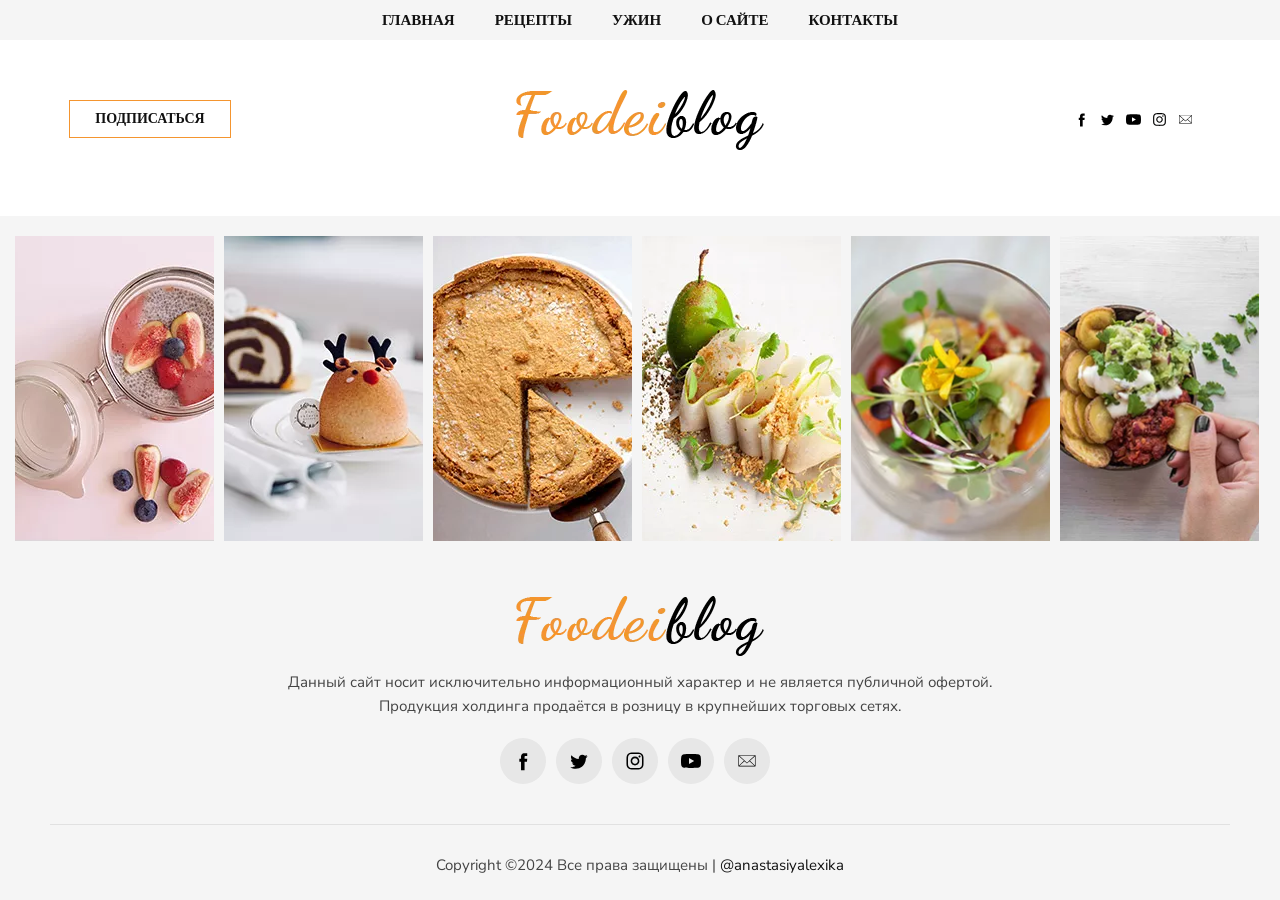
<file: page.html>
<!DOCTYPE html>
<html lang="en">
<head>
  <meta charset="UTF-8">
  <meta name="viewport" content="width=device-width, initial-scale=1.0">
  <meta http-equiv="X-UA-Compatible" content="ie=edge">
  <title>Foodeiblog</title>
  <link rel="icon" href="/images/favicon.ico"><!-- 32×32 -->
  <link rel="preconnect" href="https://fonts.googleapis.com">
  <link rel="preconnect" href="https://fonts.gstatic.com" crossorigin>
  <link href="https://fonts.googleapis.com/css2?family=Nunito+Sans:ital,opsz,wght@0,6..12,200..1000;1,6..12,200..1000&family=Unna:ital,wght@0,400;0,700;1,400;1,700&display=swap" rel="stylesheet">
  <link rel="stylesheet" href="css/slick.css">
  <link rel="stylesheet" href="css/style.css">
</head>
<body>

  <!--HEADER START-->
  <div class="wrapper">
    <header class="header">
      <div class="container__menu">
        <div class="container">
          <div class="header__inner">
            <nav class="menu">
              <button class="menu__btn"></button>
              <ul class="menu__list">
                <li class="menu__list-item">
                  <a href="#" class="menu__list-link">ГЛАВНАЯ</a>
                </li>
                <li class="menu__list-item">
                  <a href="#" class="menu__list-link">РЕЦЕПТЫ</a>
                </li>
                <li class="menu__list-item">
                  <a href="#" class="menu__list-link">УЖИН</a>
                </li>
                <li class="menu__list-item">
                  <a href="#" class="menu__list-link">О САЙТЕ</a>
                </li>
                <li class="menu__list-item">
                  <a href="#" class="menu__list-link">КОНТАКТЫ</a>
                </li>
              </ul>
            </nav>
          </div>
        </div>  
      </div>
      <div class="container">
        <div class="header__inner-top">
          <div class="subscribe__inner">
            <div class="subscribe">
              <a href="#" class="subscribe__link">Подписаться</a>
            </div>
          </div>
          <div class="logo__inner">
            <a href="#" class="logo">
              <img src="images/logo.webp" alt="logo" class="logo__img">
            </a>
          </div>
          <div class="social__inner">
            <a href="#" class="facebook">
              <img src="images/social/facebook.svg" alt="facebook" class="social__img">
            </a>
            <a href="#" class="twitter">
              <img src="images/social/twitter.svg" alt="twitter" class="social__img">
            </a>
            <a href="#" class="youtube">
              <img src="images/social/youtube.svg" alt="youtube" class="social__img">
            </a>
            <a href="#" class="instagram">
              <img src="images/social/instagram.svg" alt="instagram" class="social__img">
            </a>
            <a href="#" class="mail">
              <img src="images/social/mail.svg" alt="mail" class="social__img">
            </a>
          </div>
        </div>
      </div>
    </header>
    <!--HEADER END-->

    <main class="main">
      



    </main>

    <!--FOOTER START-->
    <footer class="footer">
      <div class="container__top">
        <section class="footer__slider">
          <div class="slider__inner-footer">
            <div class="slider__item-footer">
              <a href="#" class="slider__item-link">
                <img src="images/footer_slider/slider-1.jpg" alt="slider-1" class="slider__images-footer">  
              </a>
            </div>
            <div class="slider__item-footer">
              <a href="#" class="slider__item-link">
                <img src="images/footer_slider/slider-2.jpg" alt="slider-2" class="slider__images-footer">  
              </a>
            </div>
            <div class="slider__item-footer">
              <a href="#" class="slider__item-link">
                <img src="images/footer_slider/slider-3.jpg" alt="slider-3" class="slider__images-footer">  
              </a>
            </div>
            <div class="slider__item-footer">
              <a href="#" class="slider__item-link">
                <img src="images/footer_slider/slider-4.jpg" alt="slider-4" class="slider__images-footer">  
              </a>
            </div>
            <div class="slider__item-footer">
              <a href="#" class="slider__item-link">
                <img src="images/footer_slider/slider-5.jpg" alt="slider-5" class="slider__images-footer">
              </a>
            </div>
            <div class="slider__item-footer">
              <a href="#" class="slider__item-link">
                <img src="images/footer_slider/slider-6.jpg" alt="slider-6" class="slider__images-footer">  
              </a>
            </div>
            <div class="slider__item-footer">
              <a href="#" class="slider__item-link">
                <img src="images/footer_slider/slider-1.jpg" alt="slider-7" class="slider__images-footer">  
              </a>
            </div>
            <div class="slider__item-footer">
              <a href="#" class="slider__item-link">
                <img src="images/footer_slider/slider-2.jpg" alt="slider-8" class="slider__images-footer">  
              </a>
            </div>
            <div class="slider__item-footer">
              <a href="#" class="slider__item-link">
                <img src="images/footer_slider/slider-3.jpg" alt="slider-9" class="slider__images-footer">  
              </a>
            </div>
          </div>
        </section>
      </div>
      <div class="container">
        <div class="logo-footer__inner">
          <a href="#" class="logo-footer">
            <img src="images/logo.webp" alt="logo-footer" class="logo-footer__img">
          </a>
        </div>
        <div class="title-footer__inner">
          <p class="title-footer">
            Данный сайт носит исключительно информационный характер и не является публичной офертой. <br>
            Продукция холдинга продаётся в розницу в крупнейших торговых сетях.
          </p>
        </div>
        <div class="social-footer__inner">
          <a href="#" class="social-footer">
            <div class="social-footer__wrap-img">
              <img src="images/social/facebook.svg" alt="facebook" class="social-footer__img">
            </div>
          </a>
          <a href="#" class="social-footer">
            <div class="social-footer__wrap-img">
              <img src="images/social/twitter.svg" alt="twitter" class="social-footer__img">
            </div>
          </a>
          <a href="#" class="social-footer">
            <div class="social-footer__wrap-img">
              <img src="images/social/instagram.svg" alt="instagram" class="social-footer__img">
            </div>
          </a>
          <a href="#" class="social-footer">
            <div class="social-footer__wrap-img">
              <img src="images/social/youtube.svg" alt="youtube" class="social-footer__img">
            </div>
          </a>
          <a href="#" class="social-footer">
            <div class="social-footer__wrap-img">
              <img src="images/social/mail.svg" alt="mail" class="social-footer__img">
            </div>
          </a>
        </div>
        <div class="copyright-footer__inner">
          <p class="copyright-footer__title">
            Copyright &copy;2024 Все права защищены | <a href="https://t.me/anastasiyalexika" class="telegram__link">@anastasiyalexika</a>
          </p> 
        </div>
      </div>  
    </footer>
    <!--FOOTER END-->
  </div>
  
  <script src="js/jquery-3.6.0.min.js"></script>
  <script src="js/slick.min.js"></script>
  <script src="js/main.js"></script>
</body>
</html>
</file>
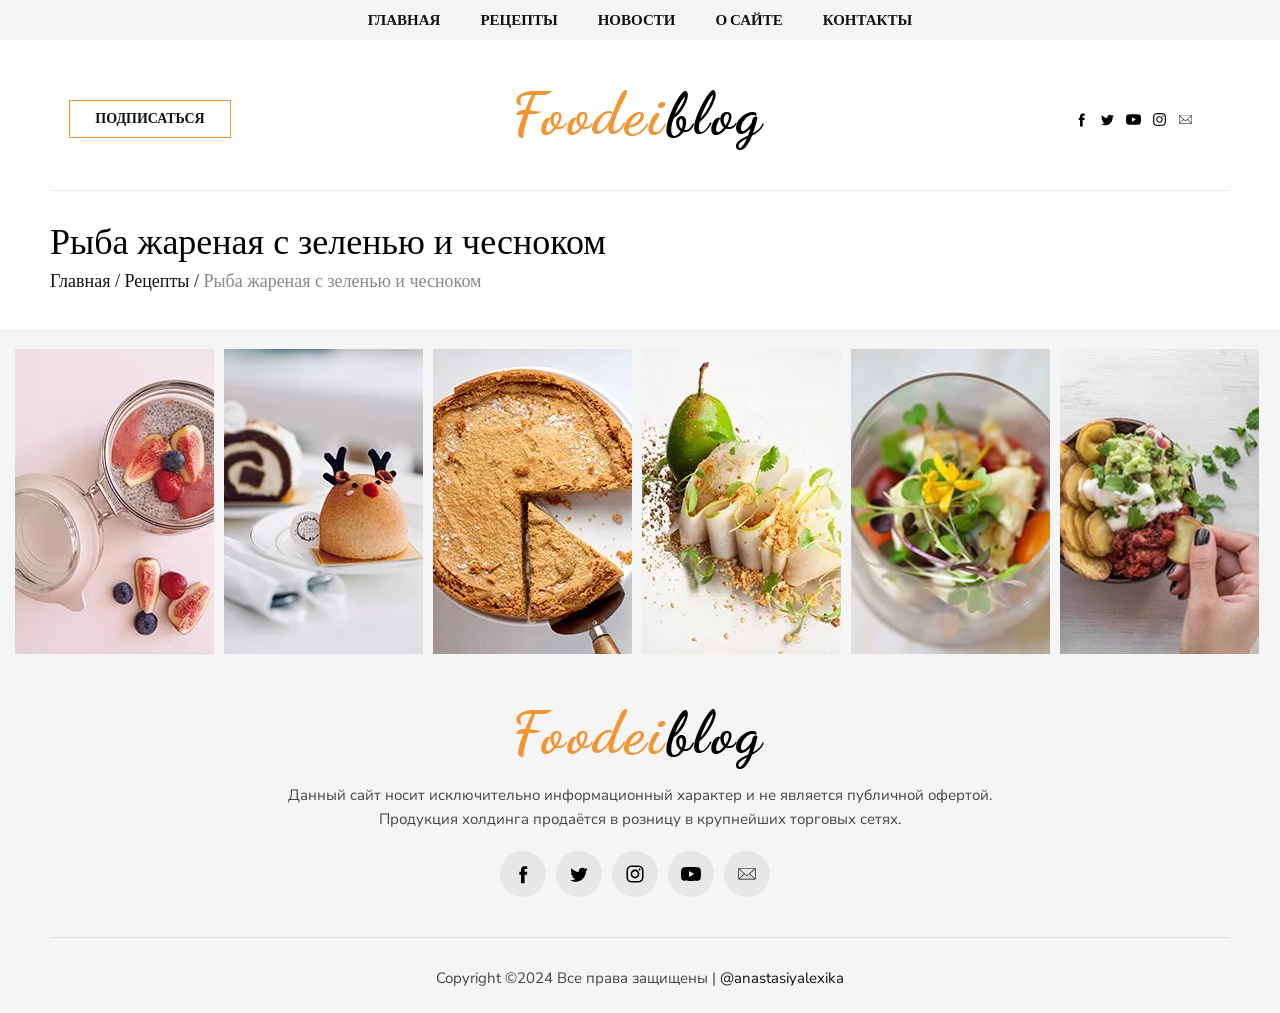
<file: recipe-page.html>
<!DOCTYPE html>
<html lang="en">
<head>
  <meta charset="UTF-8">
  <meta name="viewport" content="width=device-width, initial-scale=1.0">
  <meta http-equiv="X-UA-Compatible" content="ie=edge">
  <title>Foodeiblog</title>
  <link rel="icon" href="/images/favicon.ico"><!-- 32×32 -->
  <link rel="preconnect" href="https://fonts.googleapis.com">
  <link rel="preconnect" href="https://fonts.gstatic.com" crossorigin>
  <link href="https://fonts.googleapis.com/css2?family=Nunito+Sans:ital,opsz,wght@0,6..12,200..1000;1,6..12,200..1000&family=Unna:ital,wght@0,400;0,700;1,400;1,700&display=swap" rel="stylesheet">
  <link rel="stylesheet" href="css/slick.css">
  <link rel="stylesheet" href="css/style.css">
</head>
<body>

  <!--HEADER START-->
  <div class="wrapper">
    <header class="header">
      <div class="container__menu">
        <div class="container">
          <div class="header__inner">
            <nav class="menu">
              <button class="menu__btn"></button>
              <ul class="menu__list">
                <li class="menu__list-item">
                  <a href="index.html" class="menu__list-link">ГЛАВНАЯ</a>
                </li>
                <li class="menu__list-item">
                  <a href="recipe.html" class="menu__list-link">РЕЦЕПТЫ</a>
                </li>
                <li class="menu__list-item">
                  <a href="#" class="menu__list-link">НОВОСТИ</a>
                </li>
                <li class="menu__list-item">
                  <a href="about.html" class="menu__list-link">О САЙТЕ</a>
                </li>
                <li class="menu__list-item">
                  <a href="contacts.html" class="menu__list-link">КОНТАКТЫ</a>
                </li>
              </ul>
            </nav>
          </div>
        </div>  
      </div>
      <div class="container">
        <div class="header__inner-top">
          <div class="subscribe__inner">
            <div class="subscribe">
              <a href="#" class="subscribe__link">Подписаться</a>
            </div>
          </div>
          <div class="logo__inner">
            <a href="#" class="logo">
              <img src="images/logo.webp" alt="logo" class="logo__img">
            </a>
          </div>
          <div class="social__inner">
            <a href="#" class="facebook">
              <img src="images/social/facebook.svg" alt="facebook" class="social__img">
            </a>
            <a href="#" class="twitter">
              <img src="images/social/twitter.svg" alt="twitter" class="social__img">
            </a>
            <a href="#" class="youtube">
              <img src="images/social/youtube.svg" alt="youtube" class="social__img">
            </a>
            <a href="#" class="instagram">
              <img src="images/social/instagram.svg" alt="instagram" class="social__img">
            </a>
            <a href="#" class="mail">
              <img src="images/social/mail.svg" alt="mail" class="social__img">
            </a>
          </div>
        </div>
      </div>
    </header>
    <!--HEADER END-->

    <main class="main">
      <section class="recipe-page">
        <div class="container">
          <div class="crumbs__title-inner">
            <h2 class="crumbs__title">Рыба жареная с зеленью и чесноком</h2>
            <a href="index.html" class="crumbs">
              Главная
            </a>
            <a href="recipe.html" class="crumbs">
              Рецепты
            </a>
            <span class="crumbs__current">Рыба жареная с зеленью и чесноком</span>
          </div>
        </div>
      </section>
    </main>

    <!--FOOTER START-->
    <footer class="footer">
      <div class="container__top">
        <section class="footer__slider">
          <div class="slider__inner-footer">
            <div class="slider__item-footer">
              <a href="#" class="slider__item-link">
                <img src="images/footer_slider/slider-1.jpg" alt="slider-1" class="slider__images-footer">  
              </a>
            </div>
            <div class="slider__item-footer">
              <a href="#" class="slider__item-link">
                <img src="images/footer_slider/slider-2.jpg" alt="slider-2" class="slider__images-footer">  
              </a>
            </div>
            <div class="slider__item-footer">
              <a href="#" class="slider__item-link">
                <img src="images/footer_slider/slider-3.jpg" alt="slider-3" class="slider__images-footer">  
              </a>
            </div>
            <div class="slider__item-footer">
              <a href="#" class="slider__item-link">
                <img src="images/footer_slider/slider-4.jpg" alt="slider-4" class="slider__images-footer">  
              </a>
            </div>
            <div class="slider__item-footer">
              <a href="#" class="slider__item-link">
                <img src="images/footer_slider/slider-5.jpg" alt="slider-5" class="slider__images-footer">
              </a>
            </div>
            <div class="slider__item-footer">
              <a href="#" class="slider__item-link">
                <img src="images/footer_slider/slider-6.jpg" alt="slider-6" class="slider__images-footer">  
              </a>
            </div>
            <div class="slider__item-footer">
              <a href="#" class="slider__item-link">
                <img src="images/footer_slider/slider-1.jpg" alt="slider-7" class="slider__images-footer">  
              </a>
            </div>
            <div class="slider__item-footer">
              <a href="#" class="slider__item-link">
                <img src="images/footer_slider/slider-2.jpg" alt="slider-8" class="slider__images-footer">  
              </a>
            </div>
            <div class="slider__item-footer">
              <a href="#" class="slider__item-link">
                <img src="images/footer_slider/slider-3.jpg" alt="slider-9" class="slider__images-footer">  
              </a>
            </div>
          </div>
        </section>
      </div>
      <div class="container">
        <div class="logo-footer__inner">
          <a href="#" class="logo-footer">
            <img src="images/logo.webp" alt="logo-footer" class="logo-footer__img">
          </a>
        </div>
        <div class="title-footer__inner">
          <p class="title-footer">
            Данный сайт носит исключительно информационный характер и не является публичной офертой. <br>
            Продукция холдинга продаётся в розницу в крупнейших торговых сетях.
          </p>
        </div>
        <div class="social-footer__inner">
          <a href="#" class="social-footer">
            <div class="social-footer__wrap-img">
              <img src="images/social/facebook.svg" alt="facebook" class="social-footer__img">
            </div>
          </a>
          <a href="#" class="social-footer">
            <div class="social-footer__wrap-img">
              <img src="images/social/twitter.svg" alt="twitter" class="social-footer__img">
            </div>
          </a>
          <a href="#" class="social-footer">
            <div class="social-footer__wrap-img">
              <img src="images/social/instagram.svg" alt="instagram" class="social-footer__img">
            </div>
          </a>
          <a href="#" class="social-footer">
            <div class="social-footer__wrap-img">
              <img src="images/social/youtube.svg" alt="youtube" class="social-footer__img">
            </div>
          </a>
          <a href="#" class="social-footer">
            <div class="social-footer__wrap-img">
              <img src="images/social/mail.svg" alt="mail" class="social-footer__img">
            </div>
          </a>
        </div>
        <div class="copyright-footer__inner">
          <p class="copyright-footer__title">
            Copyright &copy;2024 Все права защищены | <a href="https://t.me/anastasiyalexika" class="telegram__link">@anastasiyalexika</a>
          </p> 
        </div>
      </div>  
    </footer>
    <!--FOOTER END-->
  </div>
  
  <script src="js/jquery-3.6.0.min.js"></script>
  <script src="js/slick.min.js"></script>
  <script src="js/main.js"></script>
</body>
</html>
</file>
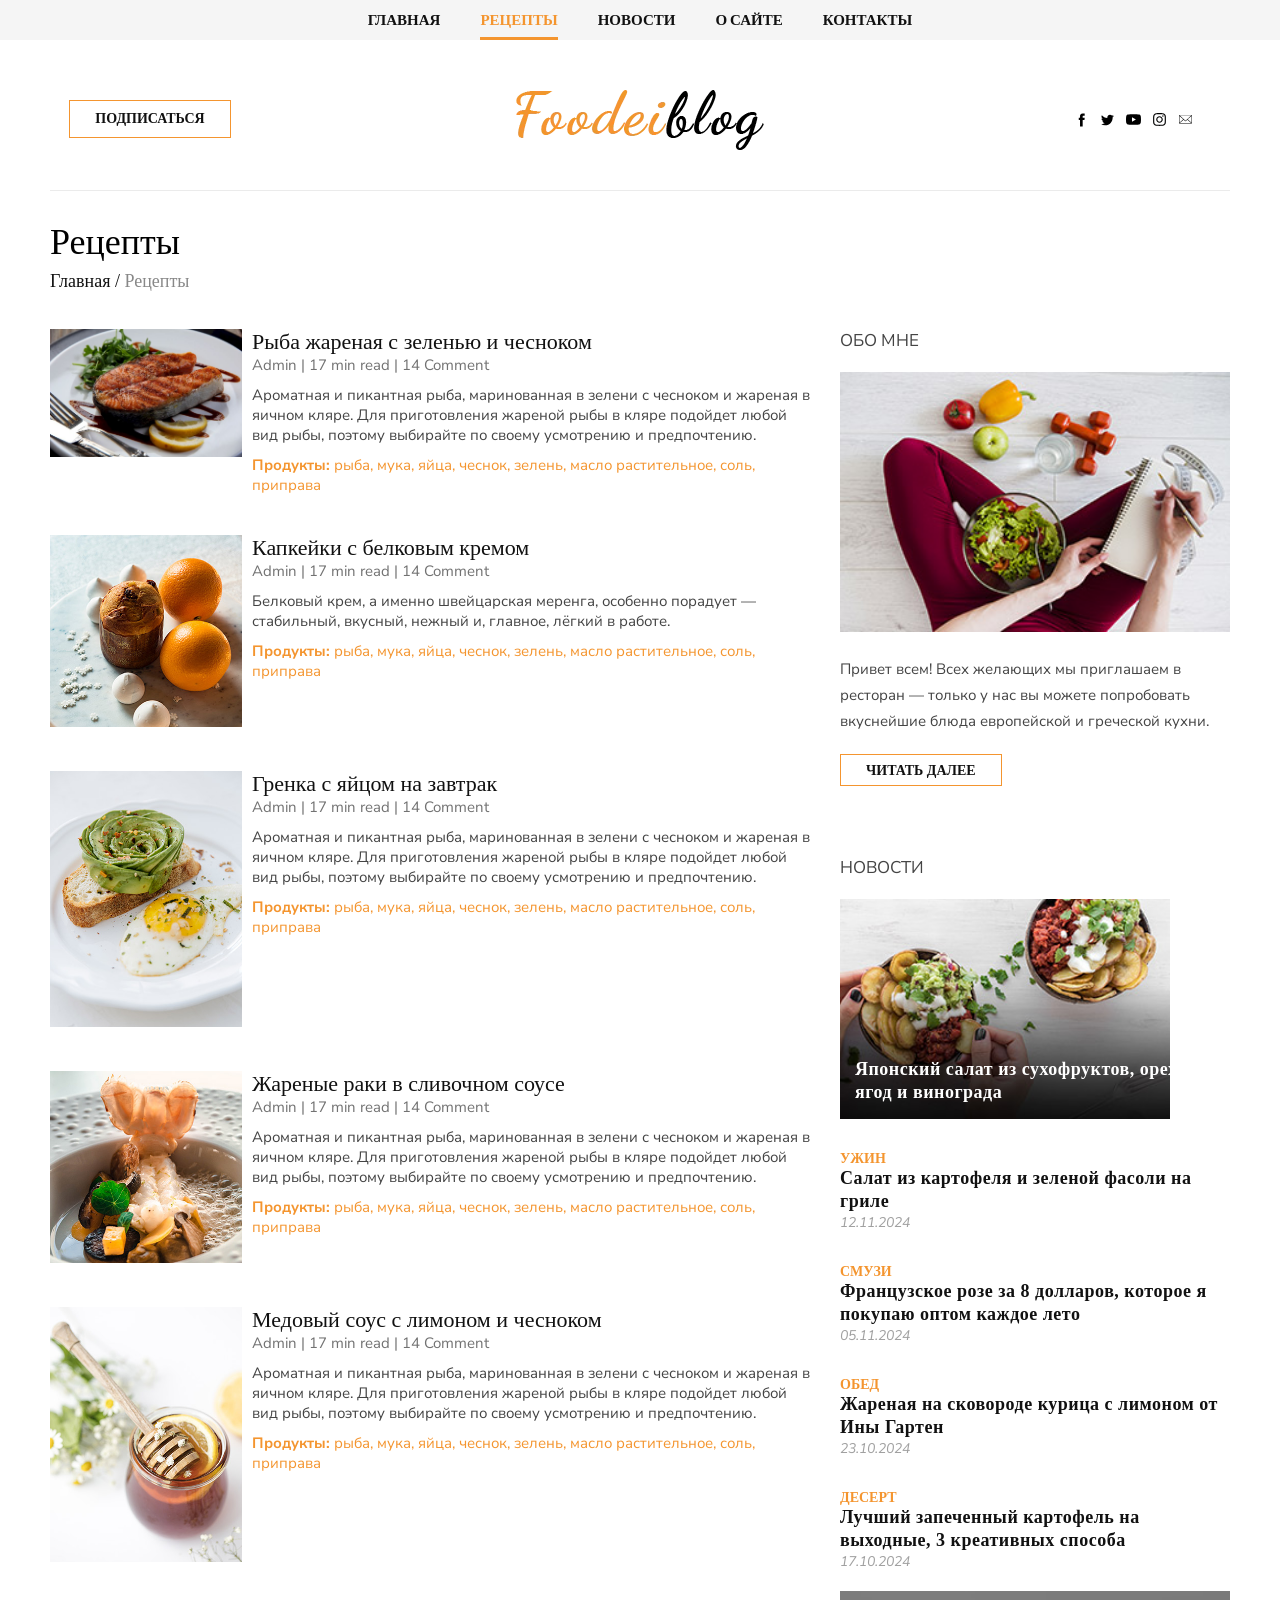
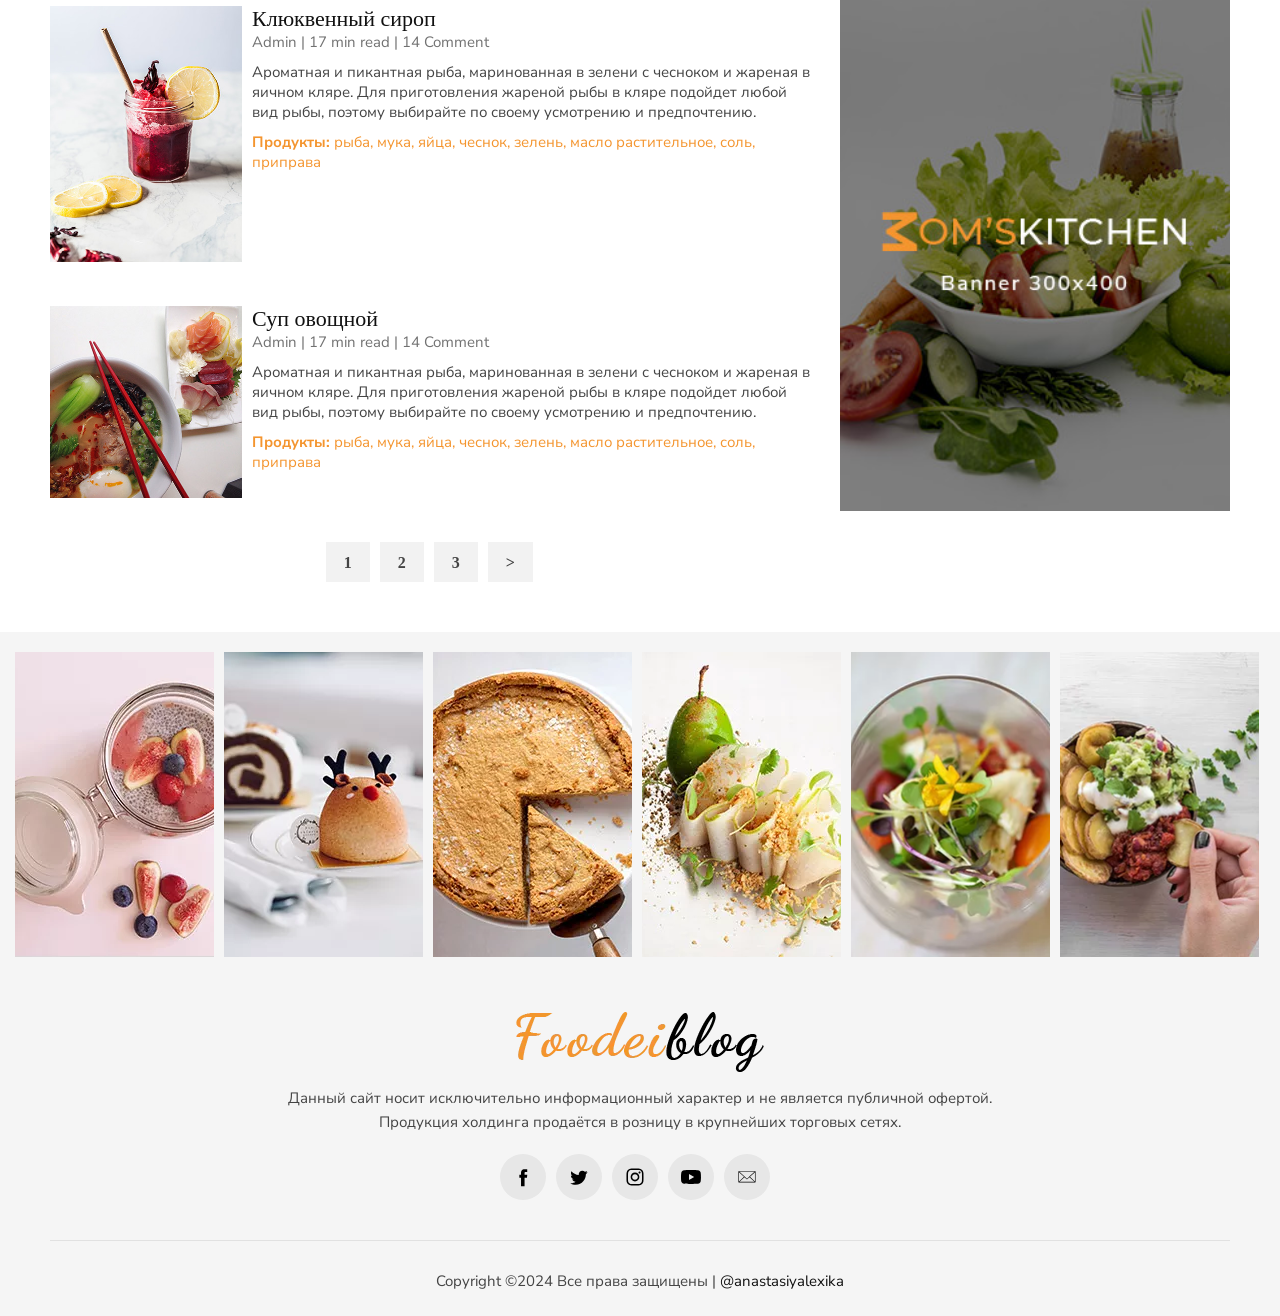
<file: recipe.html>
<!DOCTYPE html>
<html lang="en">
<head>
  <meta charset="UTF-8">
  <meta name="viewport" content="width=device-width, initial-scale=1.0">
  <meta http-equiv="X-UA-Compatible" content="ie=edge">
  <title>Foodeiblog</title>
  <link rel="icon" href="/images/favicon.ico"><!-- 32×32 -->
  <link rel="preconnect" href="https://fonts.googleapis.com">
  <link rel="preconnect" href="https://fonts.gstatic.com" crossorigin>
  <link href="https://fonts.googleapis.com/css2?family=Nunito+Sans:ital,opsz,wght@0,6..12,200..1000;1,6..12,200..1000&family=Unna:ital,wght@0,400;0,700;1,400;1,700&display=swap" rel="stylesheet">
  <link rel="stylesheet" href="css/slick.css">
  <link rel="stylesheet" href="css/style.css">
</head>
<body>

  <!--HEADER START-->
  <div class="wrapper">
    <header class="header">
      <div class="container__menu">
        <div class="container">
          <div class="header__inner">
            <nav class="menu">
              <button class="menu__btn"></button>
              <ul class="menu__list">
                <li class="menu__list-item">
                  <a href="index.html" class="menu__list-link">ГЛАВНАЯ</a>
                </li>
                <li class="menu__list-item">
                  <a href="#" class="menu__list-link menu__list-link--active">РЕЦЕПТЫ</a>
                </li>
                <li class="menu__list-item">
                  <a href="#" class="menu__list-link">НОВОСТИ</a>
                </li>
                <li class="menu__list-item">
                  <a href="about.html" class="menu__list-link">О САЙТЕ</a>
                </li>
                <li class="menu__list-item">
                  <a href="contacts.html" class="menu__list-link">КОНТАКТЫ</a>
                </li>
              </ul>
            </nav>
          </div>
        </div>  
      </div>
      <div class="container">
        <div class="header__inner-top">
          <div class="subscribe__inner">
            <div class="subscribe">
              <a href="#" class="subscribe__link">Подписаться</a>
            </div>
          </div>
          <div class="logo__inner">
            <a href="#" class="logo">
              <img src="images/logo.webp" alt="logo" class="logo__img">
            </a>
          </div>
          <div class="social__inner">
            <a href="#" class="facebook">
              <img src="images/social/facebook.svg" alt="facebook" class="social__img">
            </a>
            <a href="#" class="twitter">
              <img src="images/social/twitter.svg" alt="twitter" class="social__img">
            </a>
            <a href="#" class="youtube">
              <img src="images/social/youtube.svg" alt="youtube" class="social__img">
            </a>
            <a href="#" class="instagram">
              <img src="images/social/instagram.svg" alt="instagram" class="social__img">
            </a>
            <a href="#" class="mail">
              <img src="images/social/mail.svg" alt="mail" class="social__img">
            </a>
          </div>
        </div>
      </div>
    </header>
    <!--HEADER END-->

    <main class="main">
      <section class="recipe">
        <div class="container">
          <div class="crumbs__title-inner">
            <h2 class="crumbs__title">Рецепты</h2>
            <a href="index.html" class="crumbs">
              Главная
            </a>
            <span class="crumbs__current">Рецепты</span>
          </div>
          <div class="categories__post-inner">
            <div class="categories__post">
              <div class="recipe__inner">
                <div class="recipe__img-inner">
                  <a href="recipe-page.html"><img class="recipe__img" src="images/home/categories-post/cp-2.jpg" alt="cp-2"></a>
                </div>
                <div class="recipe__item">
                  <a class="recipe__item-title" href="recipe-page.html">Рыба жареная с зеленью и чесноком</a>
                  <p class="top__slider-widget recipe-widget">Admin | 17 min read | 14 Comment</p>
                  <p class="recipe__item-text">Ароматная и пикантная рыба, маринованная в зелени с чесноком и жареная в яичном кляре.
                    Для приготовления жареной рыбы в кляре подойдет любой вид рыбы, поэтому выбирайте по своему усмотрению и предпочтению.
                  </p>
                  <p class="recipe__item-sub"><b>Продукты:</b> рыба, мука, яйца, чеснок, зелень, масло растительное, соль, приправа
                  </p>
                </div>
              </div>
              <div class="recipe__inner">
                <div class="recipe__img-inner">
                  <a href="recipe-page.html"><img class="recipe__img" src="images/home/categories-post/cp-3.jpg" alt="cp-2"></a>
                </div>
                <div class="recipe__item">
                  <a class="recipe__item-title" href="recipe-page.html">Капкейки с белковым кремом</a>
                  <p class="top__slider-widget recipe-widget">Admin | 17 min read | 14 Comment</p>
                  <p class="recipe__item-text">Белковый крем, а именно швейцарская меренга, особенно порадует &mdash; стабильный, вкусный, нежный и, главное, лёгкий в работе.</p>
                  <p class="recipe__item-sub"><b>Продукты:</b> рыба, мука, яйца, чеснок, зелень, масло растительное, соль, приправа
                  </p>
                </div>
              </div>
              <div class="recipe__inner">
                <div class="recipe__img-inner">
                  <a href="recipe-page.html"><img class="recipe__img" src="images/home/categories-post/cp-4.jpg" alt="cp-2"></a>
                </div>
                <div class="recipe__item">
                  <a class="recipe__item-title" href="recipe-page.html">Гренка с яйцом на завтрак</a>
                  <p class="top__slider-widget recipe-widget">Admin | 17 min read | 14 Comment</p>
                  <p class="recipe__item-text">Ароматная и пикантная рыба, маринованная в зелени с чесноком и жареная в яичном кляре.
                    Для приготовления жареной рыбы в кляре подойдет любой вид рыбы, поэтому выбирайте по своему усмотрению и предпочтению.
                  </p>
                  <p class="recipe__item-sub"><b>Продукты:</b> рыба, мука, яйца, чеснок, зелень, масло растительное, соль, приправа
                  </p>
                </div>
              </div>
              <div class="recipe__inner">
                <div class="recipe__img-inner">
                  <a href="recipe-page.html"><img class="recipe__img" src="images/home/categories-post/cp-5.jpg" alt="cp-2"></a>
                </div>
                <div class="recipe__item">
                  <a class="recipe__item-title" href="recipe-page.html">Жареные раки в сливочном соусе</a>
                  <p class="top__slider-widget recipe-widget">Admin | 17 min read | 14 Comment</p>
                  <p class="recipe__item-text">Ароматная и пикантная рыба, маринованная в зелени с чесноком и жареная в яичном кляре.
                    Для приготовления жареной рыбы в кляре подойдет любой вид рыбы, поэтому выбирайте по своему усмотрению и предпочтению.
                  </p>
                  <p class="recipe__item-sub"><b>Продукты:</b> рыба, мука, яйца, чеснок, зелень, масло растительное, соль, приправа
                  </p>
                </div>
              </div>
              <div class="recipe__inner">
                <div class="recipe__img-inner">
                  <a href="recipe-page.html"><img class="recipe__img" src="images/home/categories-post/cp-6.jpg" alt="cp-2"></a>
                </div>
                <div class="recipe__item">
                  <a class="recipe__item-title" href="recipe-page.html">Медовый соус с лимоном и чесноком</a>
                  <p class="top__slider-widget recipe-widget">Admin | 17 min read | 14 Comment</p>
                  <p class="recipe__item-text">Ароматная и пикантная рыба, маринованная в зелени с чесноком и жареная в яичном кляре.
                    Для приготовления жареной рыбы в кляре подойдет любой вид рыбы, поэтому выбирайте по своему усмотрению и предпочтению.
                  </p>
                  <p class="recipe__item-sub"><b>Продукты:</b> рыба, мука, яйца, чеснок, зелень, масло растительное, соль, приправа
                  </p>
                </div>
              </div>
              <div class="recipe__inner">
                <div class="recipe__img-inner">
                  <a href="recipe-page.html"><img class="recipe__img" src="images/home/categories-post/cp-7.jpg" alt="cp-2"></a>
                </div>
                <div class="recipe__item">
                  <a class="recipe__item-title" href="recipe-page.html">Клюквенный сироп</a>
                  <p class="top__slider-widget recipe-widget">Admin | 17 min read | 14 Comment</p>
                  <p class="recipe__item-text">Ароматная и пикантная рыба, маринованная в зелени с чесноком и жареная в яичном кляре.
                    Для приготовления жареной рыбы в кляре подойдет любой вид рыбы, поэтому выбирайте по своему усмотрению и предпочтению.
                  </p>
                  <p class="recipe__item-sub"><b>Продукты:</b> рыба, мука, яйца, чеснок, зелень, масло растительное, соль, приправа
                  </p>
                </div>
              </div>
              <div class="recipe__inner">
                <div class="recipe__img-inner">
                  <a href="recipe-page.html"><img class="recipe__img" src="images/home/categories-post/cp-8.jpg" alt="cp-2"></a>
                </div>
                <div class="recipe__item">
                  <a class="recipe__item-title" href="recipe-page.html">Суп овощной</a>
                  <p class="top__slider-widget recipe-widget">Admin | 17 min read | 14 Comment</p>
                  <p class="recipe__item-text">Ароматная и пикантная рыба, маринованная в зелени с чесноком и жареная в яичном кляре.
                    Для приготовления жареной рыбы в кляре подойдет любой вид рыбы, поэтому выбирайте по своему усмотрению и предпочтению.
                  </p>
                  <p class="recipe__item-sub"><b>Продукты:</b> рыба, мука, яйца, чеснок, зелень, масло растительное, соль, приправа
                  </p>
                </div>
              </div>
            <div class="recipe__pagination">
              <a href="#">1</a>
              <a href="#">2</a>
              <a href="#">3</a>
              <a href="#">></a>
            </div>
            </div>
            <div class="categories__sidebar">
              <div class="sidebar__about">
                <h3 class="sidebar__about-title sidebar__title">Обо мне</h3>
                <img src="images/home/sidebar/humberger-about.jpg" alt="humberger-about" class="sidebar__about-img sidebar__img">
                <p class="sidebar__about-text">
                  Привет всем&excl; Всех желающих мы приглашаем в ресторан &mdash; только у нас вы можете попробовать 
                  вкуснейшие блюда европейской и греческой кухни. 
                </p>
                <a href="#" class="sidebar__about-btn">Читать далее</a>
              </div>
              <div class="sidebar__posts">
                <h3 class="sidebar__posts-title sidebar__title">Новости</h3>
                <div class="sidebar__posts-img sidebar__img" style="background-image: url(images/home/sidebar/feature-post.jpg);">
                  <a href="#" class="sidebar__posts-link">Японский салат из сухофруктов, орехов, ягод и винограда</a>
                </div>
                <div class="sidebar__posts-item">
                  <a href="#" class="sidebar__posts-item-title">Ужин</a> <br>
                  <a href="#" class="sidebar__posts-item-text">Салат из картофеля и зеленой фасоли на гриле</a>
                  <p class="sidebar__posts-item-description">12.11.2024</p>
                </div>
                <div class="sidebar__posts-item">
                  <a href="#" class="sidebar__posts-item-title">Смузи</a> <br>
                  <a href="#" class="sidebar__posts-item-text">Французское розе за 8 долларов, которое я покупаю оптом каждое лето</a>
                  <p class="sidebar__posts-item-description">05.11.2024</p>
                </div>
                <div class="sidebar__posts-item">
                  <a href="#" class="sidebar__posts-item-title">Обед</a> <br>
                  <a href="#" class="sidebar__posts-item-text">Жареная на сковороде курица с лимоном от Ины Гартен</a>
                  <p class="sidebar__posts-item-description">23.10.2024</p>
                </div>
                <div class="sidebar__posts-item">
                  <a href="#" class="sidebar__posts-item-title">Десерт</a> <br>
                  <a href="#" class="sidebar__posts-item-text">Лучший запеченный картофель на выходные, 3 креативных способа</a>
                  <p class="sidebar__posts-item-description">17.10.2024</p>
                </div>
              </div>
              <div class="sidebar__banner">
                <img src="images/home/sidebar/banner.jpg" alt="sidebar-banner" class="sidebar__banner-img sidebar__img">
              </div>
            </div>
          </div>

        </div>
      </section>



    </main>

    <!--FOOTER START-->
    <footer class="footer">
      <div class="container__top">
        <section class="footer__slider">
          <div class="slider__inner-footer">
            <div class="slider__item-footer">
              <a href="#" class="slider__item-link">
                <img src="images/footer_slider/slider-1.jpg" alt="slider-1" class="slider__images-footer">  
              </a>
            </div>
            <div class="slider__item-footer">
              <a href="#" class="slider__item-link">
                <img src="images/footer_slider/slider-2.jpg" alt="slider-2" class="slider__images-footer">  
              </a>
            </div>
            <div class="slider__item-footer">
              <a href="#" class="slider__item-link">
                <img src="images/footer_slider/slider-3.jpg" alt="slider-3" class="slider__images-footer">  
              </a>
            </div>
            <div class="slider__item-footer">
              <a href="#" class="slider__item-link">
                <img src="images/footer_slider/slider-4.jpg" alt="slider-4" class="slider__images-footer">  
              </a>
            </div>
            <div class="slider__item-footer">
              <a href="#" class="slider__item-link">
                <img src="images/footer_slider/slider-5.jpg" alt="slider-5" class="slider__images-footer">
              </a>
            </div>
            <div class="slider__item-footer">
              <a href="#" class="slider__item-link">
                <img src="images/footer_slider/slider-6.jpg" alt="slider-6" class="slider__images-footer">  
              </a>
            </div>
            <div class="slider__item-footer">
              <a href="#" class="slider__item-link">
                <img src="images/footer_slider/slider-1.jpg" alt="slider-7" class="slider__images-footer">  
              </a>
            </div>
            <div class="slider__item-footer">
              <a href="#" class="slider__item-link">
                <img src="images/footer_slider/slider-2.jpg" alt="slider-8" class="slider__images-footer">  
              </a>
            </div>
            <div class="slider__item-footer">
              <a href="#" class="slider__item-link">
                <img src="images/footer_slider/slider-3.jpg" alt="slider-9" class="slider__images-footer">  
              </a>
            </div>
          </div>
        </section>
      </div>
      <div class="container">
        <div class="logo-footer__inner">
          <a href="#" class="logo-footer">
            <img src="images/logo.webp" alt="logo-footer" class="logo-footer__img">
          </a>
        </div>
        <div class="title-footer__inner">
          <p class="title-footer">
            Данный сайт носит исключительно информационный характер и не является публичной офертой. <br>
            Продукция холдинга продаётся в розницу в крупнейших торговых сетях.
          </p>
        </div>
        <div class="social-footer__inner">
          <a href="#" class="social-footer">
            <div class="social-footer__wrap-img">
              <img src="images/social/facebook.svg" alt="facebook" class="social-footer__img">
            </div>
          </a>
          <a href="#" class="social-footer">
            <div class="social-footer__wrap-img">
              <img src="images/social/twitter.svg" alt="twitter" class="social-footer__img">
            </div>
          </a>
          <a href="#" class="social-footer">
            <div class="social-footer__wrap-img">
              <img src="images/social/instagram.svg" alt="instagram" class="social-footer__img">
            </div>
          </a>
          <a href="#" class="social-footer">
            <div class="social-footer__wrap-img">
              <img src="images/social/youtube.svg" alt="youtube" class="social-footer__img">
            </div>
          </a>
          <a href="#" class="social-footer">
            <div class="social-footer__wrap-img">
              <img src="images/social/mail.svg" alt="mail" class="social-footer__img">
            </div>
          </a>
        </div>
        <div class="copyright-footer__inner">
          <p class="copyright-footer__title">
            Copyright &copy;2024 Все права защищены | <a href="https://t.me/anastasiyalexika" class="telegram__link">@anastasiyalexika</a>
          </p> 
        </div>
      </div>  
    </footer>
    <!--FOOTER END-->
  </div>
  
  <script src="js/jquery-3.6.0.min.js"></script>
  <script src="js/slick.min.js"></script>
  <script src="js/main.js"></script>
</body>
</html>
</file>
<file: css/style.css>
html{
    box-sizing: border-box;
}
*, *::after, *::before{
    box-sizing: inherit;
    margin: 0;
    padding: 0;
}
html,
body{
    height: 100%;
}
ul{
    list-style-type: none;
}
a{
    text-decoration: none;
    color: #111111;
}
h3{
    font-family: "Nunito Sans", sans-serif;
    font-size: 17px;
    font-weight: 400;
    color: #444444;
}
p{
    font-family: "Nunito Sans", sans-serif;
    font-size: 15px;
    font-weight: 400;
    color: #444444;
}
.body{
    background-color: #727272;
    font-family: "Nunito Sans", sans-serif;
    font-size: 15px;
    font-weight: 400;
    color: #444444;
}
.wrapper{
    min-height: 100%;
    display: flex;
    flex-direction: column;
}

/*HEADER START*/
.container__menu{
    background-color: #f5f5f5;
}
.container{
    max-width: 1200px;
    margin: 0 auto;
    padding: 0 10px;
}
.menu__btn{
    display: none;
}
.menu__list{
    display: flex;
    justify-content: center;
    line-height: 42.5px;
    gap: 40px;
    font-size: 15px;
    font-weight: 700;
    font-family: "Unna", serif;
    text-transform: uppercase;
}
.menu__list-link{
    height: 40px;
    display: block;
    transition: all 0.3s;
}
.menu__list-link:hover{
    color: #f4952f;
    transition: all 0.3s;
    border-bottom: solid;
}
.menu__list-link--active{
    color: #f4952f;
    border-bottom: solid;
}
.header__inner-top{
    height: 150px;
    display: flex;
    justify-content: space-between;
}
.subscribe__inner{
    width: 200px;
    padding: 50px 0 40px;
    text-align: center;
}
.subscribe{
    margin-top: 10px;
}
.subscribe__link{
    display: inline-block;
    font-size: 14px;
    padding: 10px 25px 10px;
    text-transform: uppercase;
    font-weight: 700;
    border: 1px solid #f4952f;
}
.logo__inner{
    padding: 50px 0 40px;
    text-align: center;
}
.social__inner{
    width: 200px;
    padding: 50px 0 40px;
    text-align: center;
}
.social__img{
    max-width: 15px;
    margin-left: 7px;
    padding-top: 22px;
}
/*HEADER END*/

/*FOOTER START*/
.footer{
    background: #f5f5f5;
}
.container__top{
    height: 380px;   
    padding-top: 20px;
    padding-right: 15px;
    padding-left: 15px;
}
.footer__slider{
    max-width: 1900px;
    height: 305px;
    margin: 0 auto;
    overflow: hidden;
}
.slider__inner-footer{
    display: flex;
}
.slider__images-footer{
    display: block;
    max-width: 305px;
    height: 305px;
    width: 100%;
    justify-content: center;
    padding-right: 10px;
    object-fit: cover;
    object-position: 50% 50%;
    transition: all 0.3s;
}
.slider__images-footer:hover{
    opacity: 0.7;
    height: 320px;
    transition: all 0.3s;
}
.logo-footer__inner{
    width: 100%;
    height: 100%;
    display: flex;
    justify-content: center;
    padding-bottom: 10px;
}
.title-footer__inner{
    display: flex;
    justify-content: center;
    padding-bottom: 20px;
}
.title-footer{
    font-family: "Nunito Sans", sans-serif;
    font-size: 15px;
    font-weight: 400;
    color: #444444;
    text-align: center;
    line-height: 1.5rem;
}
.social-footer__inner{
    display: flex;
    justify-content: center;
    padding-bottom: 40px;
}
.social-footer__wrap-img{
    height: 46px;
    width: 46px;
    background-color: #e7e7e7;
    border-radius: 50%;
    display: flex;
    justify-content: center;
    margin-right: 10px;
    transition: all 0.3s;
}
.social-footer__img{
    max-width: 20px;
    line-height: 46px;
    text-align: center;
}
.social-footer__wrap-img:hover{
    background-color: #cccaca;
    transition: all 0.3s;
}
.copyright-footer__inner{
    font-size: 15px;
    color: #444444;
    border-top: 1px solid #e1e1e1;
    text-align: center;
    padding: 30px 0 25px;
}
.telegram__link:hover{
    color: #884848;
    transition: all 0.3s;
}
/*FOOTER END*/

.main{
    flex-grow: 1;
}

/*CONTACTS START*/
.crumbs__title-inner{
    padding-top: 30px;
    padding-bottom: 30px;
    border-top: 1px solid #ebebeb;
    font-size: 18px;
}
.crumbs__current{
    color: #888888;
}
.crumbs__title{
    font-size: 36px;
    font-weight: 400;
}
.crumbs{
    line-height: 2;
}
.crumbs__title-inner a::after {
    content: "/";
}
.contacts__inner{
    display: flex;
    margin: 0 auto;
    justify-content: space-between;
    margin-bottom: 100px;
    margin-top: 20px;
}
.map__inner{
    max-width: 580px;
    width: 100%;
    padding-right: 20px;
}
.contacts__map{
    height: 400px;    
    margin-bottom: 10px;
}
.contacts__text{
    font-family: "Nunito Sans", sans-serif;
    font-weight: 400;
    line-height: 2;
    color: #212529;
    opacity: .7;
}
.section-title{
    margin-bottom: 10px;
    font-family: "Unna", serif;
    text-transform: uppercase;
    font-weight: 400;
    font-size: 36px;
}
.section__title-text{
    font-size: 18px;
    margin-bottom: 30px;
}
.form{
    max-width: 580px;
    margin: 0 auto;
    display: flex;
    justify-content: space-between;
    flex-wrap: wrap;
}
.form__input{
    max-width: 580px;
    width: 100%;
    padding: 18px 20px;
    margin-bottom: 20px;
    display: inline-block;
    border: 1px solid #e1e1e1;
    font-size: 16px;
}
.form__input::placeholder{
    font-family: "Unna", serif;
    font-size: 16px;
    opacity: .7;
}
.form__textarea{
    width: 100%;
    height: 200px;
    border: 1px solid #e1e1e1;
    font-size: 16px;
    padding: 18px 20px;
    margin-bottom: 20px;
}
.form__textarea::placeholder{
    font-family: "Unna", serif;
    font-size: 16px;
    opacity: .7;
}
.form__btn{
    width: 100%;
    height: 50px;
    cursor: pointer;
    font-size: 15px;
    color: #ffffff;
    font-weight: 800;
    text-transform: uppercase;
    display: inline-block;
    padding: 13px 26px 12px;
    background: #f4952f;
    border: none;
}
/*CONTACTS END*/

/*ABOUT START*/
.about__inner{
    display: flex;
    margin-bottom: 120px;
}
.about__left{
    margin-right: 30px;
}
.about__right{
    width: 100%;
}
.about__img-top{
    height: 270px;
    width: 550px;
    background-repeat: no-repeat;
    background-size: contain;    
}
.about__img-bottom-inner{
    display: flex;
    margin-top: 10px;
    height: 270px;
}
.about__img-bottom{
    height: 270px;
    width: 270px;
}
.about__img-bottom-left{
    margin-right: 10px;
}
.about__right-title{
    text-transform: uppercase;
    font-weight: 400;
    font-size: 36px;
    padding-bottom: 20px;
}
.about__right-text{
    font-family: "Nunito Sans", sans-serif;
    color: #444444;
    font-weight: 400;
    line-height: 26px;
    font-size: 16px;
}
/*ABOUT END*/

/*INDEX START*/
.top__slider{
    display: flex;
    max-width: 1800px;
    margin: 0 auto;
    width: 100%;
    justify-content: space-between;
}
.top__slider-link{
    color: #ffffff;
    line-height: 34px;
    font-weight: 400;
    letter-spacing: 0.5px;
    font-size: 26px;
}
.top__slider-link:hover{
    text-decoration: underline;
}
.top__slider-widget{
    color: #ffffffbb;
}
.top__slider-img{
    display: flex;
    align-items: flex-end;
    background-repeat: no-repeat;
    background-size: cover;
    padding: 0 30px 30px 30px;
    height: 633px;
}
.top__slider-left{
    margin-right: 10px;
    width: 50vw;
}
.top__slider-right{
    display: flex;
    width: 50vw;
}
.top__slider-right-left-inner{
    display: block;
    width: 100%;
}
.top__slider-right-left-top{
    height: 311.5px;
}
.top__slider-right-left-bootom{
    height: 311.5px;
    margin-top: 10px;
}
.top__slider-right-right{
    height: 633px;
    width: 100%;
    margin-left: 10px;
}
.categories{
    margin-top: 5cqi;
}
.categories__item-inner{
    display: flex;
    height: 20cqi;
   /* margin-bottom: 5cqi;*/
}
.categories__item{
    width: 100%;
    background-repeat: no-repeat;
    background-size: contain;
}
.categories__item:not(:last-of-type){
    margin-right: 5%;
}
.categories__post-inner{
    display: flex;
    justify-content: space-between;
}
.categories__post{
    width: 60vw;
    text-align: center;
    margin-right: 2cqi;
}
.categories__post-main{
    width: 60vw;
    /*height: 533px;*/
    height: 40cqi;
    background-repeat: no-repeat;
    background-size: contain;
}
.categories__post-label{
    display: inline-block;
    text-transform: uppercase;
    color: #f4952f;
    font-size: 12px;
    font-weight: 700;
    padding-top: 20px;
}
.categories__post-label:hover{
    text-decoration: underline;
}
.categories__post-link{
    display: inline-block;
    padding-top: 10px;
    font-size: 22px;
    line-height: 34px;
    letter-spacing: .5px;
    font-weight: 400;
    font-family: "Unna", serif;
}
.categories__post-link:hover{
    text-decoration: underline;
}
.categories__post-widget{
    display: inline-block;
    padding-top: 10px;
    font-size: 13px;
    font-weight: 400;
    line-height: 1.5;
    color: #212529;
    opacity: .7;
}
.categories__post-btn{
    display: inline-block;
    margin-top: 30px;
    font-size: 14px;
    padding: 8px 25px 6px;
    color: #111111;
    text-transform: uppercase;
    font-weight: 700;
    border: 1px solid #f4952f;
}
.categories__post-text{
    display: inline-block;
    padding-top: 10px;
    margin-bottom: 25px;
}
.categories__row{
    display: flex;
    flex-wrap: wrap;
    justify-content: space-between;
    margin-top: 30px;
}
.categories__row-item{
    max-width: 360px;
    background-repeat: no-repeat;
    background-size: contain;
}
.categories__row-img{
    width: 360px;
    height: 400px;
}
.categories__sidebar{
    max-width: 390px;
    width: 100%;
}
.sidebar__title{
    text-transform: uppercase;
    padding-bottom: 20px;
}
.sidebar__about-title{
    padding-bottom: 20px;
}
.sidebar__img{
    max-width: 390px;
    width: 100%;
}
.sidebar__about-text{
    line-height: 26px;
    padding-top: 20px;
    padding-bottom: 20px;
}
.sidebar__about-btn{
    display: inline-block;
    font-size: 14px;
    padding: 8px 25px 6px;
    color: #111111;
    text-transform: uppercase;
    font-weight: 700;
    border: 1px solid #f4952f;
}
.sidebar__posts{
    margin-top: 70px;
}
.sidebar__posts-img{
    display: flex;
    align-items: flex-end;
    height: 220px;
    background-repeat: no-repeat;
    background-size: contain;
    padding: 15px 0 15px 15px;
}
.sidebar__posts-link{
    color: #ffffff;
    line-height: 23px;
    font-weight: 700;
    letter-spacing: 0.5px;
    font-size: 18px;
}
.sidebar__posts-item{
    padding-top: 30px;
}
.sidebar__posts-item-title{
    font-size: 14px;
    color: #f4952f;
    font-weight: 700;
    text-transform: uppercase;
}
.sidebar__posts-item-text{
    color: #111111;
    line-height: 23px;
    font-weight: 700;
    letter-spacing: 0.5px;
    font-size: 18px;
}
.sidebar__posts-item-description{
    opacity: .5;
    font-size: 14px;
    font-style: italic;
}
.sidebar__banner{
    margin: 20px 0 20px 0;
}
/*INDEX END*/

/*RECIPE START*/
.recipe__inner{
    display: flex;
    margin-bottom: 40px;
}
.recipe__img{
    max-width: 250px;
    width: 15vw;
    margin-right: 10px;
}
.recipe__item{
    width: 100%;
    text-align: left;
}
.recipe__item-title{
    font-size: 22px;
    font-weight: 400;
}
.recipe__item-title:hover{
    text-decoration: underline;
}
.recipe__item-text{
    padding-top: 10px;
    text-align: left;
}
.recipe__item-sub{
    text-align: left;
    padding-top: 10px;
    color: #f4952f;
}
.recipe-widget{
    color: #727272;
}

.recipe__pagination a{
    display: inline-block;
    background: #f2f2f2;
    color: #444444;
    font-size: 16px;
    font-weight: 600;
    text-transform: uppercase;
    padding: 12px 18px 10px;
    margin-right: 6px;
    transition: all, 0.3s;
    margin-bottom: 50px;
}
.recipe__pagination a:hover{
    background: #fd7e14;
}
/*RECIPE END*/


@media (max-width: 1400px) {
    .categories__item-inner {
        margin-bottom: 5cqi;
    }
}
@media (min-width: 1400px){
    .categories__post-main{
        width: 750px;
        height: 533px;
    }
}
@media (max-width: 1200px){
    .categories__row-item{
        width: 100%;
        max-width: none;
    }
    .categories__post-label{
        display: none;
    }
    .section-title{
        font-size: 22px;
    }
}
@media (max-width: 900px){
    .top__slider{
        display: block;
        height: 1050px;
    }
    .top__slider-left{
        width: 99vw;
        height: 400px;
        left: 0;
        right: 0;
        margin: 0 auto;
        margin-bottom: 10px;
    }
    .top__slider-right{
        width: 99vw;
    }
    .categories__post-inner{
        display: block;
    }
    .categories__post{
        width: 100%;
    }
    .categories__post-main{
        width: 100%;
        height: 65cqi;
    }
    .footer__slider{
        display: none;
    }
    .container__top{
        height: 10px;
    }
    .categories__sidebar{
        margin: 0 auto;
    }
    .contacts__inner{
        display: block;
    }
    .map__inner{
        margin: 0 auto;
        padding: 0;
    }
    .contacts__form{
        text-align: center;
        padding-top: 40px;       
    }
    .section-title{
        font-size: 22px;
    }
    .about__img-bottom-inner{
        display: none;
    }
    .about__inner{
        flex-wrap: wrap-reverse;
    }
    .about__left{
        margin: 0 auto;
    }
    .about__right-title{
        text-align: center;
    }
    .about__img-top{
        width: 70vw;
        height: 40cqi;
        margin-top: 20px;
    }
}
@media (max-width: 700px){
    .social__inner{
        display: none;
    }
    .about__right-title{
        font-size: 20px;
    }
    .container__menu{
        height: 50px;
    }
    .header__inner{
        padding-top: 10px;
    }
    .menu__list{
        display: block;
        position: absolute;
        top: 48px;
        left: 0;
        background-color: #f4952f;
        right: 30vw;
        text-align: center;
        padding: 75px 0;
        transform: translateY(-700px);
        opacity: .95;
        border-radius: 0 30%;
    }
    .menu__list.menu__list--active{
        transform: translateY(0);
    }
    .menu__list-link{
        padding: 40px 0;
        display: block;
    }
    .menu__item{
        border-top: 1px solid #000;
    }
    .menu__item:last-child{
        border-bottom: 1px solid #000;
    }
    .menu__list-link:hover{
        color: #4c0fbe;
        transition: all 0.3s;
        border-bottom: none;
    }
    .menu__list-link--active{
        color: #4c0fbe;
        border-bottom: none;
    }
    .phone__pic{
        display: none;
    }
    .menu__btn{
        padding-top: 20px;
        display: block;
        cursor: pointer;
        width: 35px;
        height: 24px;
        border: none;
        background-color: transparent;
        border-top: 2px solid #000;
        border-bottom: 2px solid #000;
        position: relative;
    }

    .menu__btn::before{
        content: '';
        position: absolute;
        width: 35px;
        height: 2px;
        background-color: #000;
        left: 0;
        top: 9px;
    }

    .menu__btn:focus{
        outline: 0;
    }

}
@media (max-width: 550px){
    .categories__item-inner{
        display: none;
    }
    .top__slider-link{
        font-size: 5cqi;
    }
    .subscribe__inner{
        display: none;
    }
}
</file>
